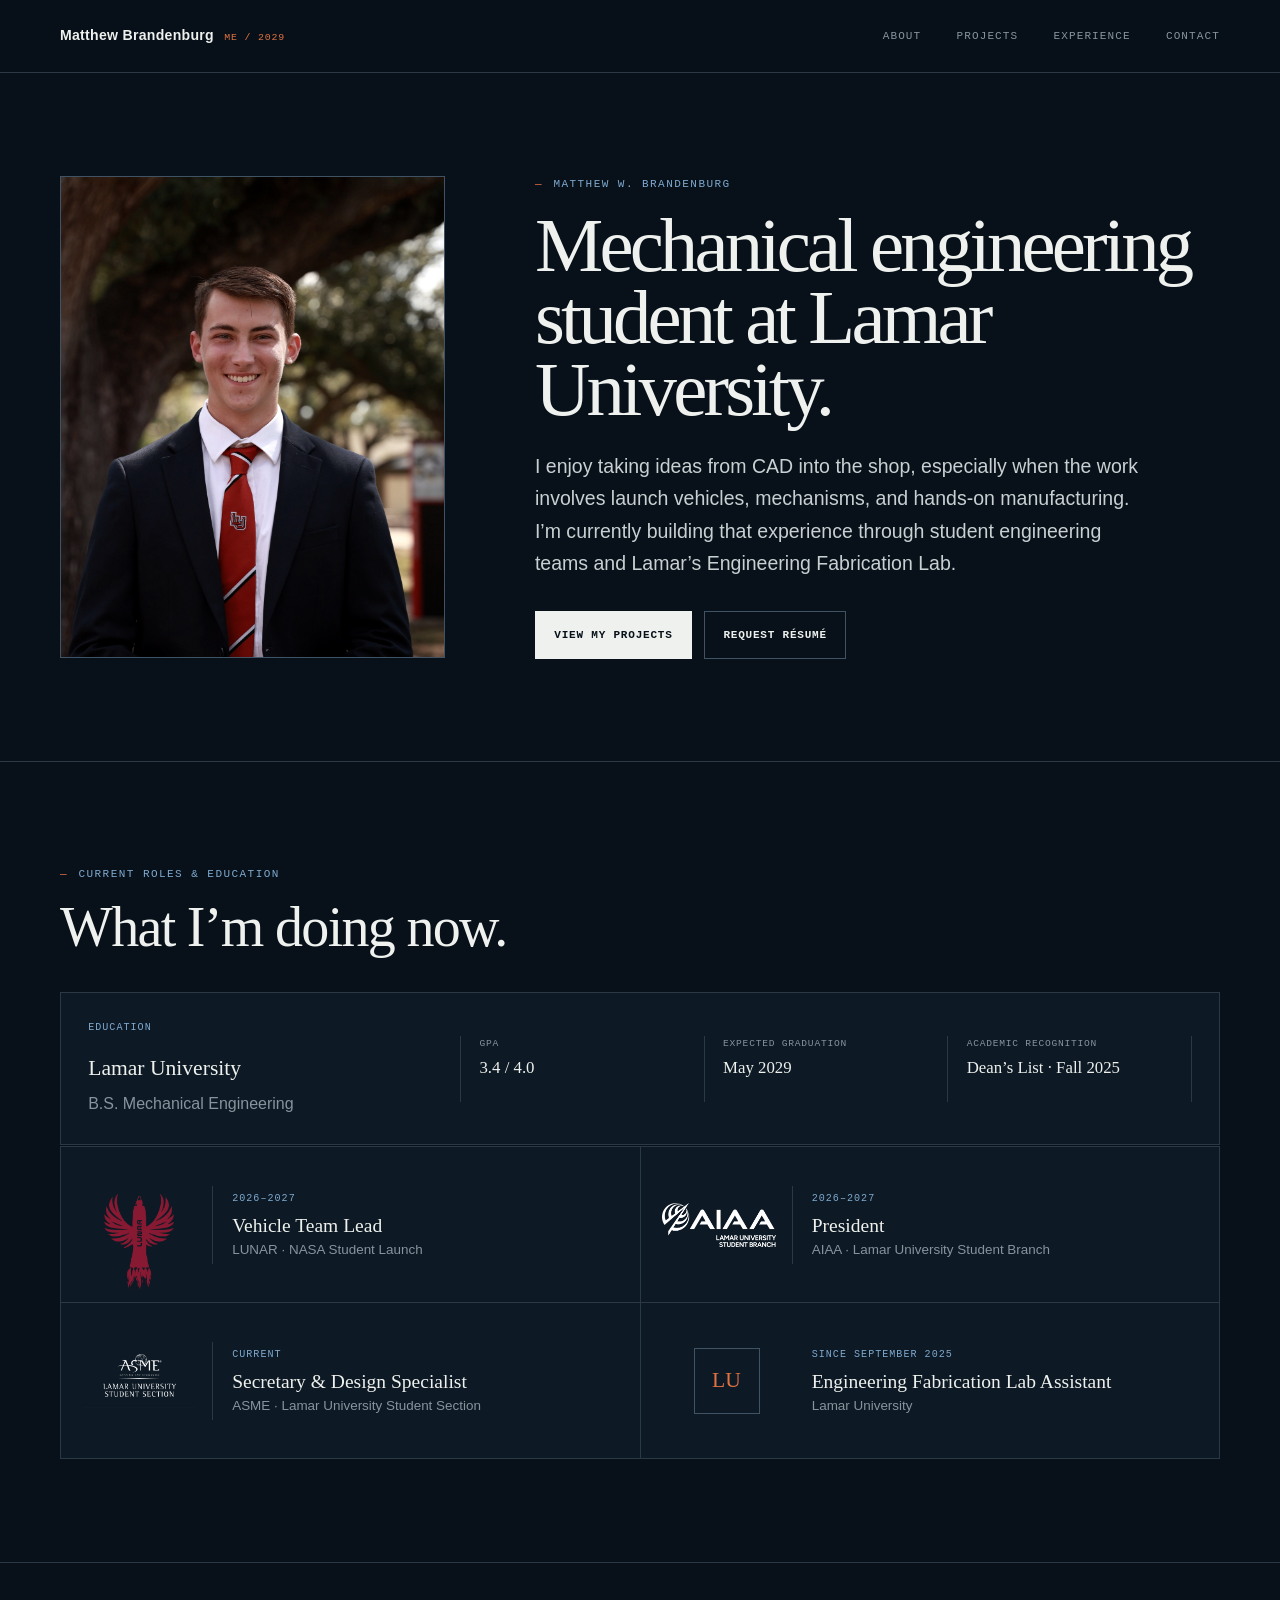
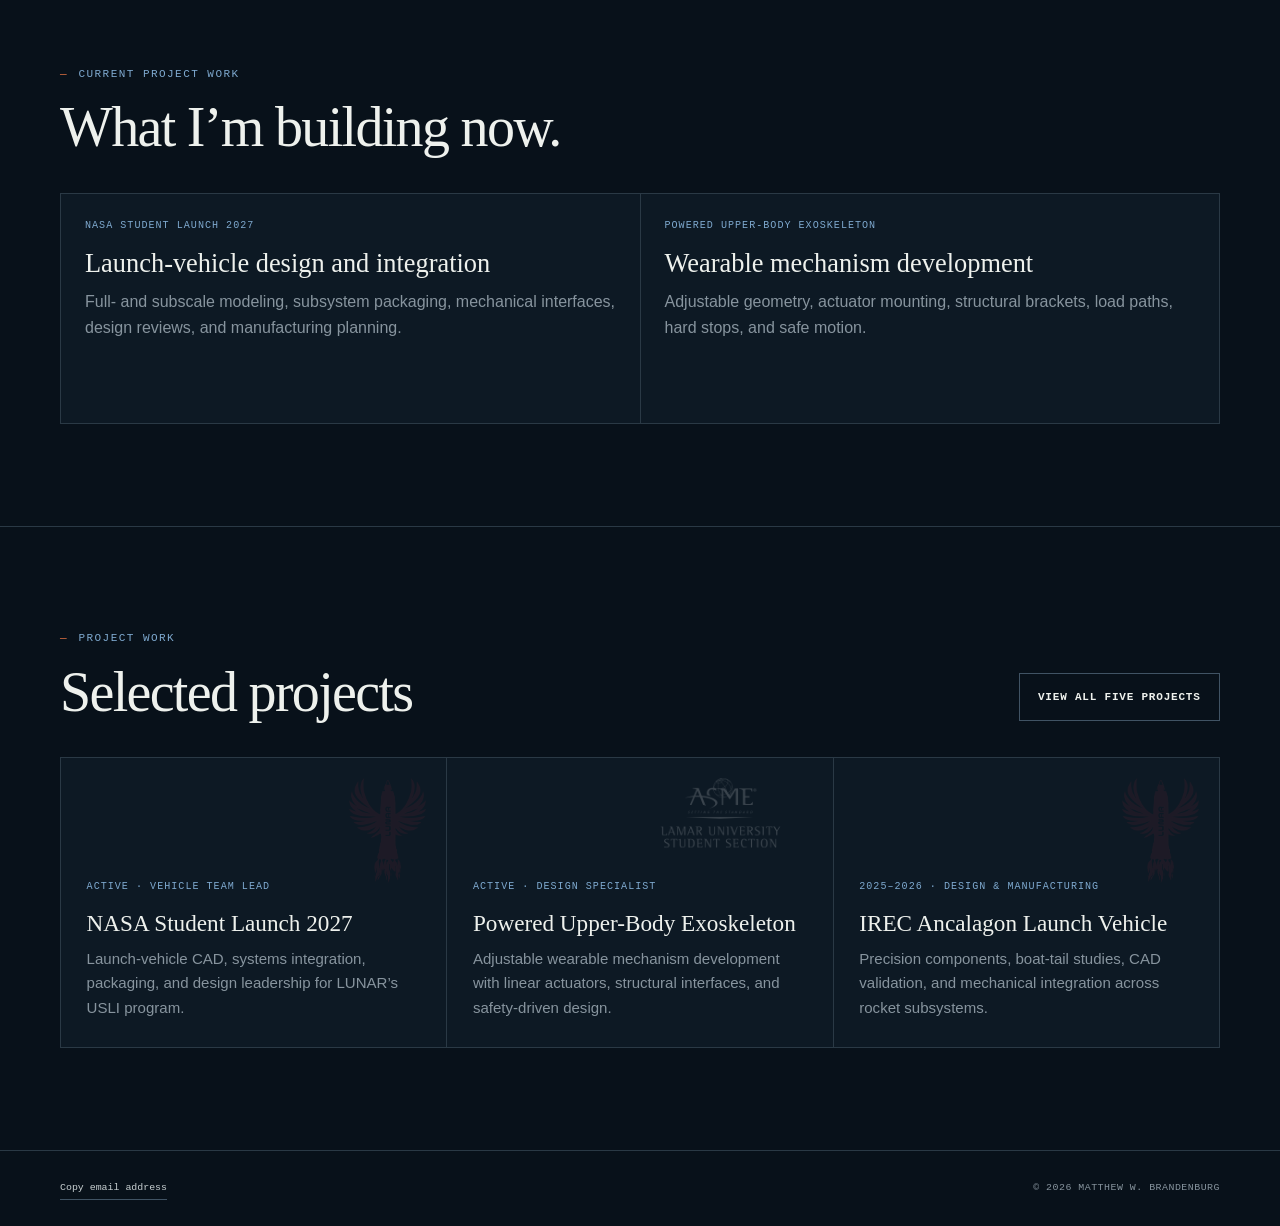
<file: index.html>
<!doctype html>
<html lang="en">
<head>
  <meta charset="utf-8">
  <meta name="viewport" content="width=device-width, initial-scale=1">
  <meta name="description" content="Mechanical engineering portfolio of Matthew Brandenburg, focused on design, manufacturing, aerospace systems, and technical leadership.">
  <title>Matthew W. Brandenburg — Mechanical Engineering</title>
  <link rel="icon" type="image/png" href="assets/favicon.png">
  <link rel="stylesheet" href="assets/site.css?v=20261014b">
  <link rel="stylesheet" href="assets/home.css?v=20261014b">
  <script defer src="assets/site.js?v=20261014b"></script>
</head>
<body class="home-page">
  <a class="skip-link" href="#main">Skip to content</a>

  <header class="site-header">
    <div class="container nav-shell">
      <a class="brand brand-name" href="index.html" aria-label="Matthew Brandenburg, home">Matthew Brandenburg</a>
      <nav class="desktop-nav" aria-label="Primary navigation">
        <a class="nav-link" href="about.html">About</a>
        <a class="nav-link" href="projects.html">Projects</a>
        <a class="nav-link" href="experience.html">Experience</a>
        <a class="nav-link" href="contact.html">Contact</a>
      </nav>
      <button class="menu-button" type="button" aria-label="Open navigation" aria-expanded="false" aria-controls="mobile-navigation" data-menu-button><span></span></button>
    </div>
    <nav class="mobile-nav" id="mobile-navigation" aria-label="Mobile navigation" data-mobile-nav>
      <a class="nav-link" href="about.html">About</a>
      <a class="nav-link" href="projects.html">Projects</a>
      <a class="nav-link" href="experience.html">Experience</a>
      <a class="nav-link" href="contact.html">Contact</a>
    </nav>
  </header>

  <main id="main">
    <section class="home-hero" aria-labelledby="home-title">
      <div class="container portrait-hero">
        <figure class="portrait-frame">
          <img src="assets/images/matthew-portrait.jpg" alt="Matthew Brandenburg" width="1200" height="1571" fetchpriority="high">
        </figure>
        <div class="home-intro">
          <p class="eyebrow">Matthew W. Brandenburg</p>
          <h1 id="home-title">Mechanical engineering student at Lamar University.</h1>
          <p class="lead">I enjoy taking ideas from CAD into the shop, especially when the work involves launch vehicles, mechanisms, and hands-on manufacturing. I’m currently building that experience through student engineering teams and Lamar’s Engineering Fabrication Lab.</p>
        </div>
        <div class="button-row">
          <a class="button button-primary" href="projects.html">View my projects</a>
          <a class="button button-secondary" href="#" data-resume-request>Request résumé</a>
        </div>
      </div>
    </section>

    <section class="section home-overview" aria-labelledby="overview-heading">
      <div class="container">
        <div class="section-heading">
          <div>
            <p class="eyebrow">Current roles &amp; education</p>
            <h2 id="overview-heading">What I’m doing now.</h2>
          </div>
        </div>

        <article class="education-summary glass">
          <div>
            <span class="card-label">Education</span>
            <h3>Lamar University</h3>
            <p>B.S. Mechanical Engineering</p>
          </div>
          <dl class="education-facts">
            <div><dt>GPA</dt><dd>3.4 / 4.0</dd></div>
            <div><dt>Expected graduation</dt><dd>May 2029</dd></div>
            <div><dt>Academic recognition</dt><dd>Dean’s List · Fall 2025</dd></div>
          </dl>
        </article>

        <div class="current-roles">
          <article class="current-role glass">
            <div class="role-logo role-logo-lunar"><img src="assets/images/lunar-red.png" alt="LUNAR" width="883" height="1200"></div>
            <div><span class="card-label">2026–2027</span><h3>Vehicle Team Lead</h3><p>LUNAR · NASA Student Launch</p></div>
          </article>
          <article class="current-role glass">
            <div class="role-logo role-logo-wide"><img src="assets/images/aiaa-lamar.png" alt="AIAA Lamar University Student Branch" width="1800" height="729"></div>
            <div><span class="card-label">2026–2027</span><h3>President</h3><p>AIAA · Lamar University Student Branch</p></div>
          </article>
          <article class="current-role glass">
            <div class="role-logo role-logo-asme"><img src="assets/images/asme-lamar.png" alt="ASME Lamar University Student Section" width="1600" height="757"></div>
            <div><span class="card-label">Current</span><h3>Secretary &amp; Design Specialist</h3><p>ASME · Lamar University Student Section</p></div>
          </article>
          <article class="current-role glass">
            <div class="role-monogram" aria-hidden="true">LU</div>
            <div><span class="card-label">Since September 2025</span><h3>Engineering Fabrication Lab Assistant</h3><p>Lamar University</p></div>
          </article>
        </div>
      </div>
    </section>

    <section class="section" aria-labelledby="now-heading">
      <div class="container">
        <div class="section-heading">
          <div>
            <p class="eyebrow">Current project work</p>
            <h2 id="now-heading">What I’m building now.</h2>
          </div>
        </div>
        <div class="now-grid">
          <a href="projects.html#usli">
            <span class="card-label">NASA Student Launch 2027</span>
            <h3>Launch-vehicle design and integration</h3>
            <p>Full- and subscale modeling, subsystem packaging, mechanical interfaces, design reviews, and manufacturing planning.</p>
          </a>
          <a href="projects.html#exoskeleton">
            <span class="card-label">Powered upper-body exoskeleton</span>
            <h3>Wearable mechanism development</h3>
            <p>Adjustable geometry, actuator mounting, structural brackets, load paths, hard stops, and safe motion.</p>
          </a>
        </div>
      </div>
    </section>

    <section class="section" aria-labelledby="projects-heading">
      <div class="container">
        <div class="section-heading">
          <div>
            <p class="eyebrow">Project work</p>
            <h2 id="projects-heading">Selected projects</h2>
          </div>
          <a class="button button-secondary" href="projects.html">View all five projects</a>
        </div>
        <div class="grid-3">
          <a class="info-card glass home-project" href="projects.html#usli">
            <img src="assets/images/lunar-red.png" alt="" aria-hidden="true">
            <span class="card-label">Active · Vehicle Team Lead</span>
            <h3>NASA Student Launch 2027</h3>
            <p>Launch-vehicle CAD, systems integration, packaging, and design leadership for LUNAR’s USLI program.</p>
          </a>
          <a class="info-card glass home-project" href="projects.html#exoskeleton">
            <img src="assets/images/asme-lamar.png" alt="" aria-hidden="true">
            <span class="card-label">Active · Design Specialist</span>
            <h3>Powered Upper-Body Exoskeleton</h3>
            <p>Adjustable wearable mechanism development with linear actuators, structural interfaces, and safety-driven design.</p>
          </a>
          <a class="info-card glass home-project" href="projects.html#ancalagon">
            <img src="assets/images/lunar-red.png" alt="" aria-hidden="true">
            <span class="card-label">2025–2026 · Design & Manufacturing</span>
            <h3>IREC Ancalagon Launch Vehicle</h3>
            <p>Precision components, boat-tail studies, CAD validation, and mechanical integration across rocket subsystems.</p>
          </a>
        </div>
      </div>
    </section>
  </main>

  <footer class="site-footer">
    <div class="container footer-shell">
      <button type="button" data-copy-email>Copy email address</button>
      <span>© <span data-current-year></span> Matthew W. Brandenburg</span>
    </div>
  </footer>
</body>
</html>
</file>
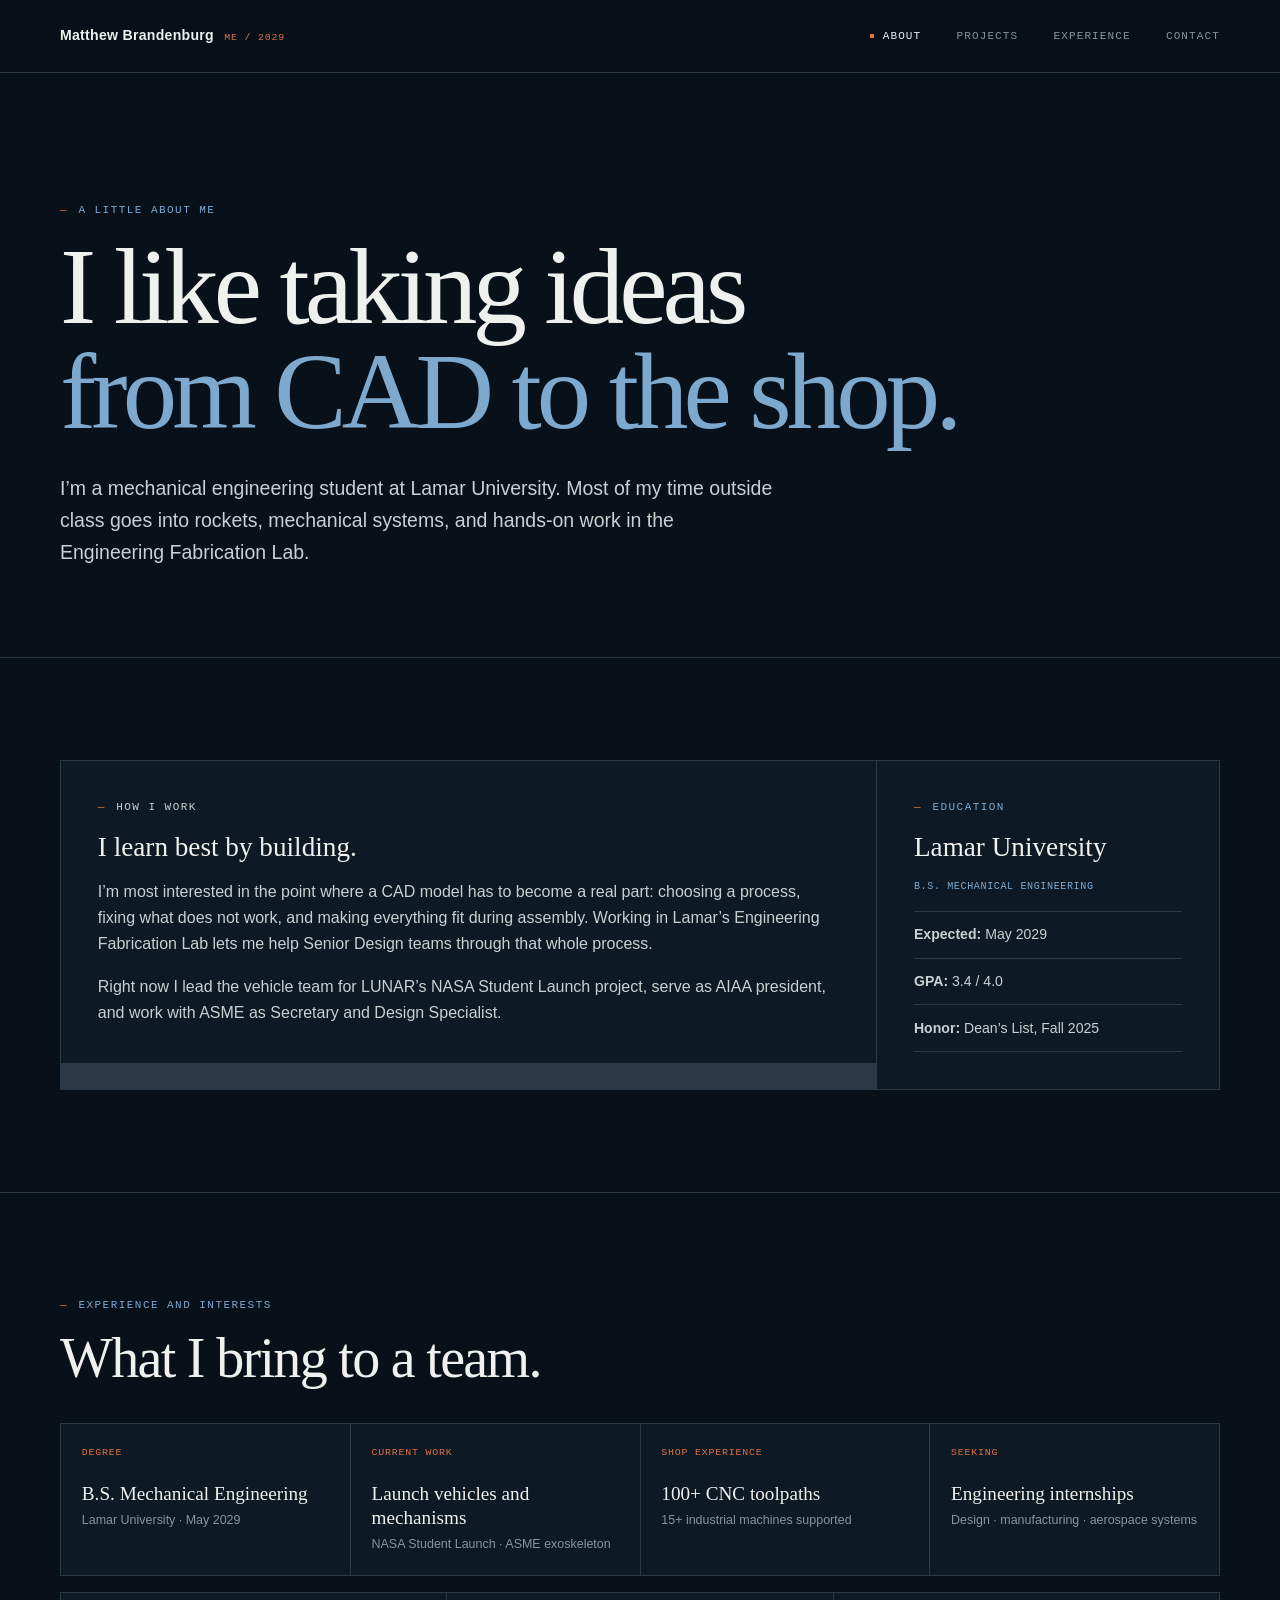
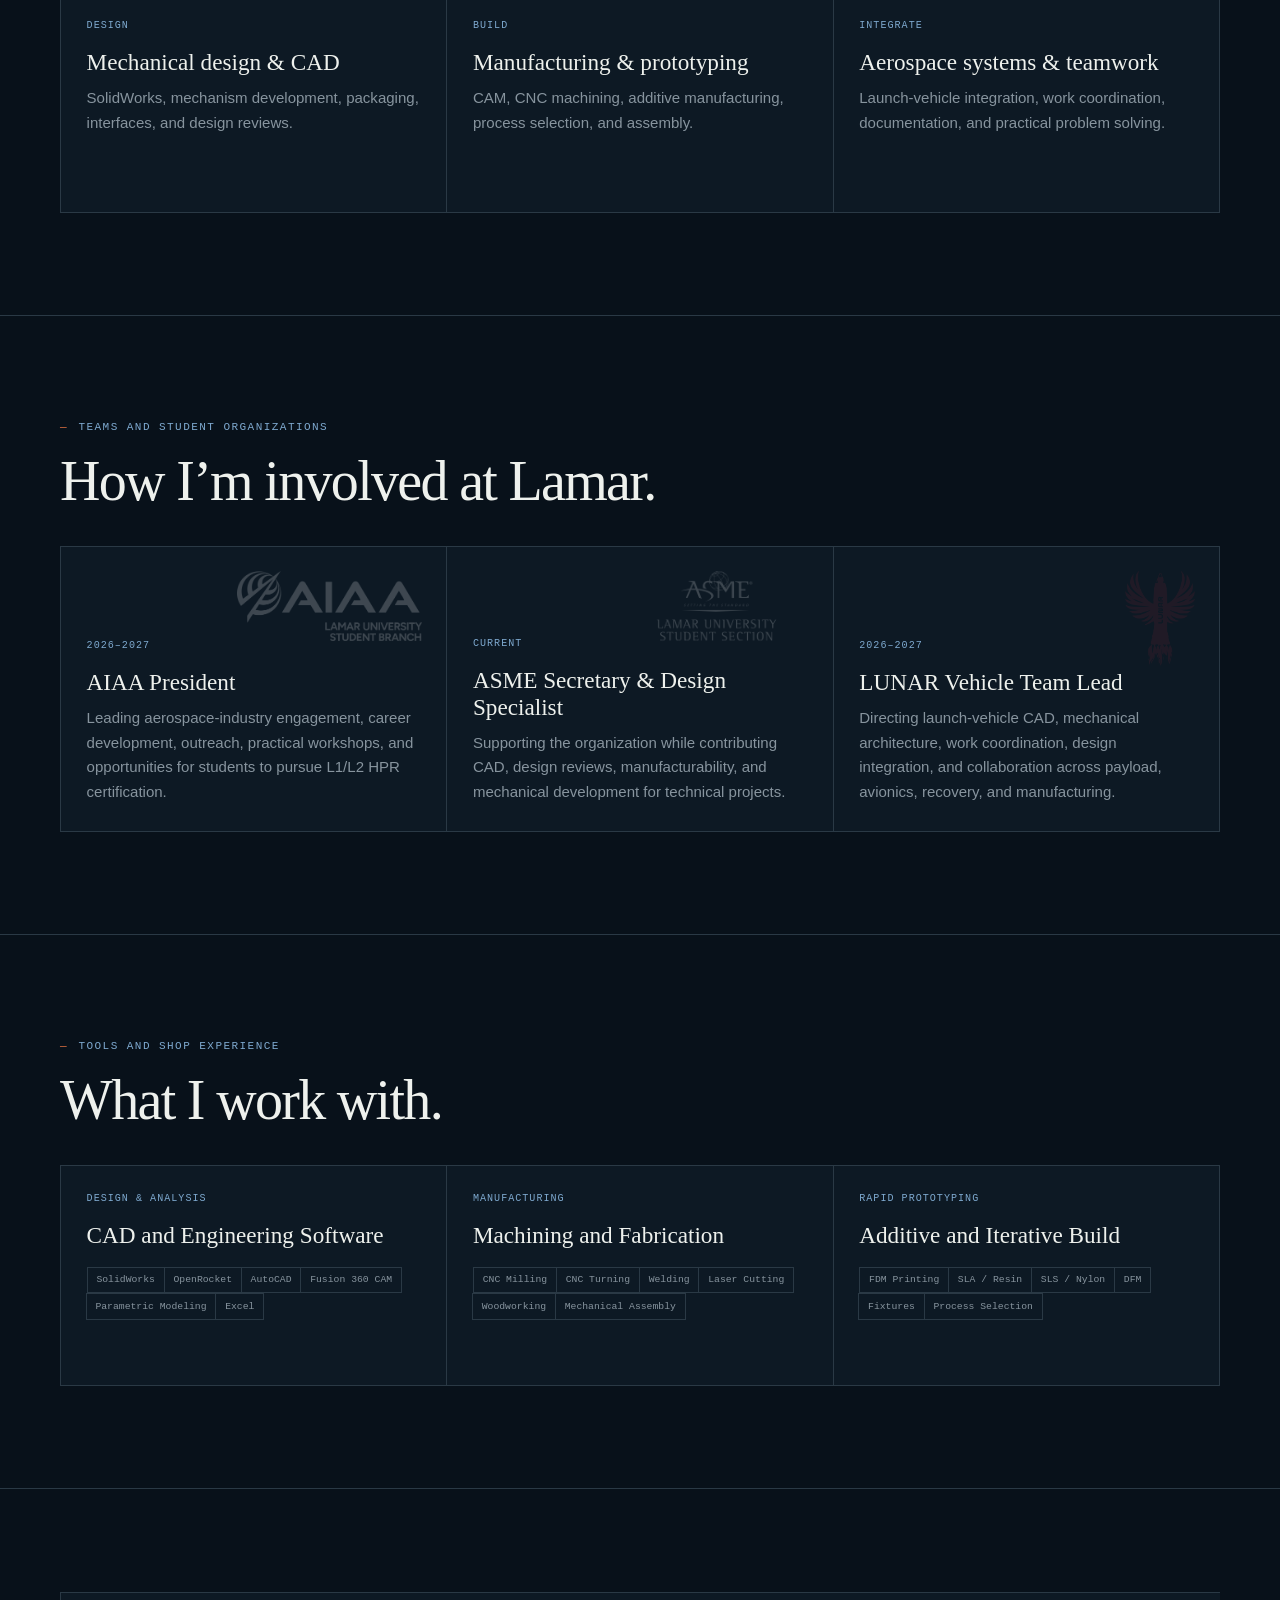
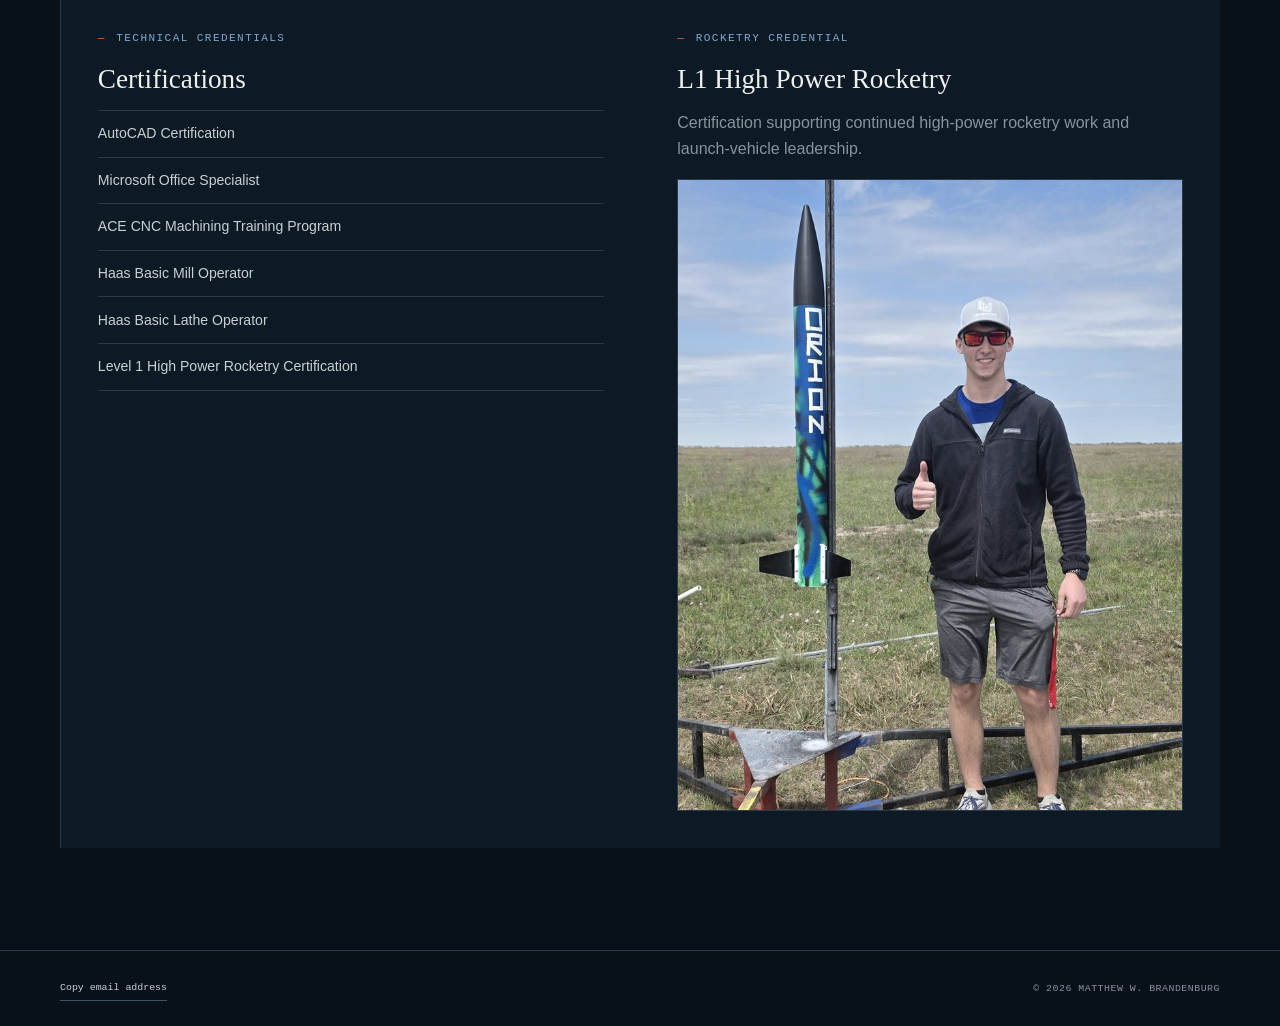
<file: about.html>
<!doctype html>
<html lang="en">
<head>
  <meta charset="utf-8">
  <meta name="viewport" content="width=device-width, initial-scale=1">
  <meta name="description" content="About Matthew Brandenburg: mechanical design, manufacturing, aerospace engineering, education, credentials, and technical leadership.">
  <title>About — Matthew W. Brandenburg</title>
  <link rel="icon" type="image/png" href="assets/favicon.png">
  <link rel="stylesheet" href="assets/site.css?v=20261014n">
  <script defer src="assets/site.js?v=20261014b"></script>
</head>
<body>
  <a class="skip-link" href="#main">Skip to content</a>
  <header class="site-header">
    <div class="container nav-shell">
      <a class="brand" href="index.html" aria-label="Matthew Brandenburg, home">Matthew Brandenburg</a>
      <nav class="desktop-nav" aria-label="Primary navigation">
        <a class="nav-link" href="about.html" aria-current="page">About</a>
        <a class="nav-link" href="projects.html">Projects</a>
        <a class="nav-link" href="experience.html">Experience</a>
        <a class="nav-link" href="contact.html">Contact</a>
      </nav>
      <button class="menu-button" type="button" aria-label="Open navigation" aria-expanded="false" aria-controls="mobile-navigation" data-menu-button><span></span></button>
    </div>
    <nav class="mobile-nav" id="mobile-navigation" aria-label="Mobile navigation" data-mobile-nav>
      <a class="nav-link" href="about.html" aria-current="page">About</a>
      <a class="nav-link" href="projects.html">Projects</a>
      <a class="nav-link" href="experience.html">Experience</a>
      <a class="nav-link" href="contact.html">Contact</a>
    </nav>
  </header>

  <main id="main">
    <section class="page-hero">
      <div class="container">
        <p class="eyebrow">A little about me</p>
        <h1 class="page-title">I like taking ideas<br><span class="gradient-text">from CAD to the shop.</span></h1>
        <p class="lead">I’m a mechanical engineering student at Lamar University. Most of my time outside class goes into rockets, mechanical systems, and hands-on work in the Engineering Fabrication Lab.</p>
      </div>
    </section>

    <section class="section">
      <div class="container about-layout">
        <article class="prose-card glass">
          <p class="eyebrow">How I work</p>
          <h2>I learn best by building.</h2>
          <p>I’m most interested in the point where a CAD model has to become a real part: choosing a process, fixing what does not work, and making everything fit during assembly. Working in Lamar’s Engineering Fabrication Lab lets me help Senior Design teams through that whole process.</p>
          <p>Right now I lead the vehicle team for LUNAR’s NASA Student Launch project, serve as AIAA president, and work with ASME as Secretary and Design Specialist.</p>
        </article>
        <aside class="sidebar-card glass">
          <p class="eyebrow">Education</p>
          <h2>Lamar University</h2>
          <p class="role-org">B.S. Mechanical Engineering</p>
          <ul class="credential-list margin-top-1">
            <li><strong>Expected:</strong> May 2029</li>
            <li><strong>GPA:</strong> 3.4 / 4.0</li>
            <li><strong>Honor:</strong> Dean’s List, Fall 2025</li>
          </ul>
        </aside>
      </div>
    </section>

    <section class="section" aria-labelledby="profile-heading">
      <div class="container">
        <div class="section-heading">
          <div>
            <p class="eyebrow">Experience and interests</p>
            <h2 id="profile-heading">What I bring to a team.</h2>
          </div>
        </div>
        <div class="about-profile">
          <dl class="recruiter-grid">
            <div><dt>Degree</dt><dd>B.S. Mechanical Engineering<br><span>Lamar University · May 2029</span></dd></div>
            <div><dt>Current work</dt><dd>Launch vehicles and mechanisms<br><span>NASA Student Launch · ASME exoskeleton</span></dd></div>
            <div><dt>Shop experience</dt><dd>100+ CNC toolpaths<br><span>15+ industrial machines supported</span></dd></div>
            <div><dt>Seeking</dt><dd>Engineering internships<br><span>Design · manufacturing · aerospace systems</span></dd></div>
          </dl>
          <div class="focus-grid">
            <article class="info-card glass"><span class="card-label">Design</span><h3>Mechanical design &amp; CAD</h3><p>SolidWorks, mechanism development, packaging, interfaces, and design reviews.</p></article>
            <article class="info-card glass"><span class="card-label">Build</span><h3>Manufacturing &amp; prototyping</h3><p>CAM, CNC machining, additive manufacturing, process selection, and assembly.</p></article>
            <article class="info-card glass"><span class="card-label">Integrate</span><h3>Aerospace systems &amp; teamwork</h3><p>Launch-vehicle integration, work coordination, documentation, and practical problem solving.</p></article>
          </div>
        </div>
      </div>
    </section>

    <section class="section" aria-labelledby="leadership-heading">
      <div class="container">
        <div class="section-heading">
          <div>
            <p class="eyebrow">Teams and student organizations</p>
            <h2 id="leadership-heading">How I’m involved at Lamar.</h2>
          </div>
        </div>
        <div class="grid-3">
          <article class="info-card glass organization-card">
            <img src="assets/images/aiaa-lamar.png" alt="" aria-hidden="true">
            <span class="card-label">2026–2027</span>
            <h3>AIAA President</h3>
            <p>Leading aerospace-industry engagement, career development, outreach, practical workshops, and opportunities for students to pursue L1/L2 HPR certification.</p>
          </article>
          <a class="info-card glass organization-card organization-link" href="projects.html#exoskeleton">
            <img src="assets/images/asme-lamar.png" alt="" aria-hidden="true">
            <span class="card-label">Current</span>
            <h3>ASME Secretary &amp; Design Specialist</h3>
            <p>Supporting the organization while contributing CAD, design reviews, manufacturability, and mechanical development for technical projects.</p>
          </a>
          <a class="info-card glass organization-card organization-link" href="projects.html#usli">
            <img src="assets/images/lunar-red.png" alt="" aria-hidden="true">
            <span class="card-label">2026–2027</span>
            <h3>LUNAR Vehicle Team Lead</h3>
            <p>Directing launch-vehicle CAD, mechanical architecture, work coordination, design integration, and collaboration across payload, avionics, recovery, and manufacturing.</p>
          </a>
        </div>
      </div>
    </section>

    <section class="section" aria-labelledby="capabilities-heading">
      <div class="container">
        <div class="section-heading">
          <div>
            <p class="eyebrow">Tools and shop experience</p>
            <h2 id="capabilities-heading">What I work with.</h2>
          </div>
        </div>
        <div class="grid-3">
          <article class="info-card glass">
            <span class="card-label">Design & analysis</span>
            <h3>CAD and Engineering Software</h3>
            <ul class="tag-list">
              <li>SolidWorks</li><li>OpenRocket</li><li>AutoCAD</li><li>Fusion 360 CAM</li><li>Parametric Modeling</li><li>Excel</li>
            </ul>
          </article>
          <article class="info-card glass">
            <span class="card-label">Manufacturing</span>
            <h3>Machining and Fabrication</h3>
            <ul class="tag-list">
              <li>CNC Milling</li><li>CNC Turning</li><li>Welding</li><li>Laser Cutting</li><li>Woodworking</li><li>Mechanical Assembly</li>
            </ul>
          </article>
          <article class="info-card glass">
            <span class="card-label">Rapid prototyping</span>
            <h3>Additive and Iterative Build</h3>
            <ul class="tag-list">
              <li>FDM Printing</li><li>SLA / Resin</li><li>SLS / Nylon</li><li>DFM</li><li>Fixtures</li><li>Process Selection</li>
            </ul>
          </article>
        </div>
      </div>
    </section>

    <section class="section" aria-labelledby="credentials-heading">
      <div class="container grid-2">
        <article class="sidebar-card glass">
          <p class="eyebrow">Technical credentials</p>
          <h2 id="credentials-heading">Certifications</h2>
          <ul class="credential-list">
            <li>AutoCAD Certification</li>
            <li>Microsoft Office Specialist</li>
            <li>ACE CNC Machining Training Program</li>
            <li>Haas Basic Mill Operator</li>
            <li>Haas Basic Lathe Operator</li>
            <li>Level 1 High Power Rocketry Certification</li>
          </ul>
        </article>
        <article class="sidebar-card glass">
          <p class="eyebrow">Rocketry credential</p>
          <h2>L1 High Power Rocketry</h2>
          <p class="muted-flush">Certification supporting continued high-power rocketry work and launch-vehicle leadership.</p>
          <div class="certificate-image">
            <img src="assets/images/rocket-cert.jpg" alt="Level 1 High Power Rocketry certification" loading="lazy" width="739" height="1600">
          </div>
        </article>
      </div>
    </section>
  </main>

  <footer class="site-footer">
    <div class="container footer-shell">
      <button type="button" data-copy-email>Copy email address</button>
      <span>© <span data-current-year></span> Matthew W. Brandenburg</span>
    </div>
  </footer>
</body>
</html>
</file>
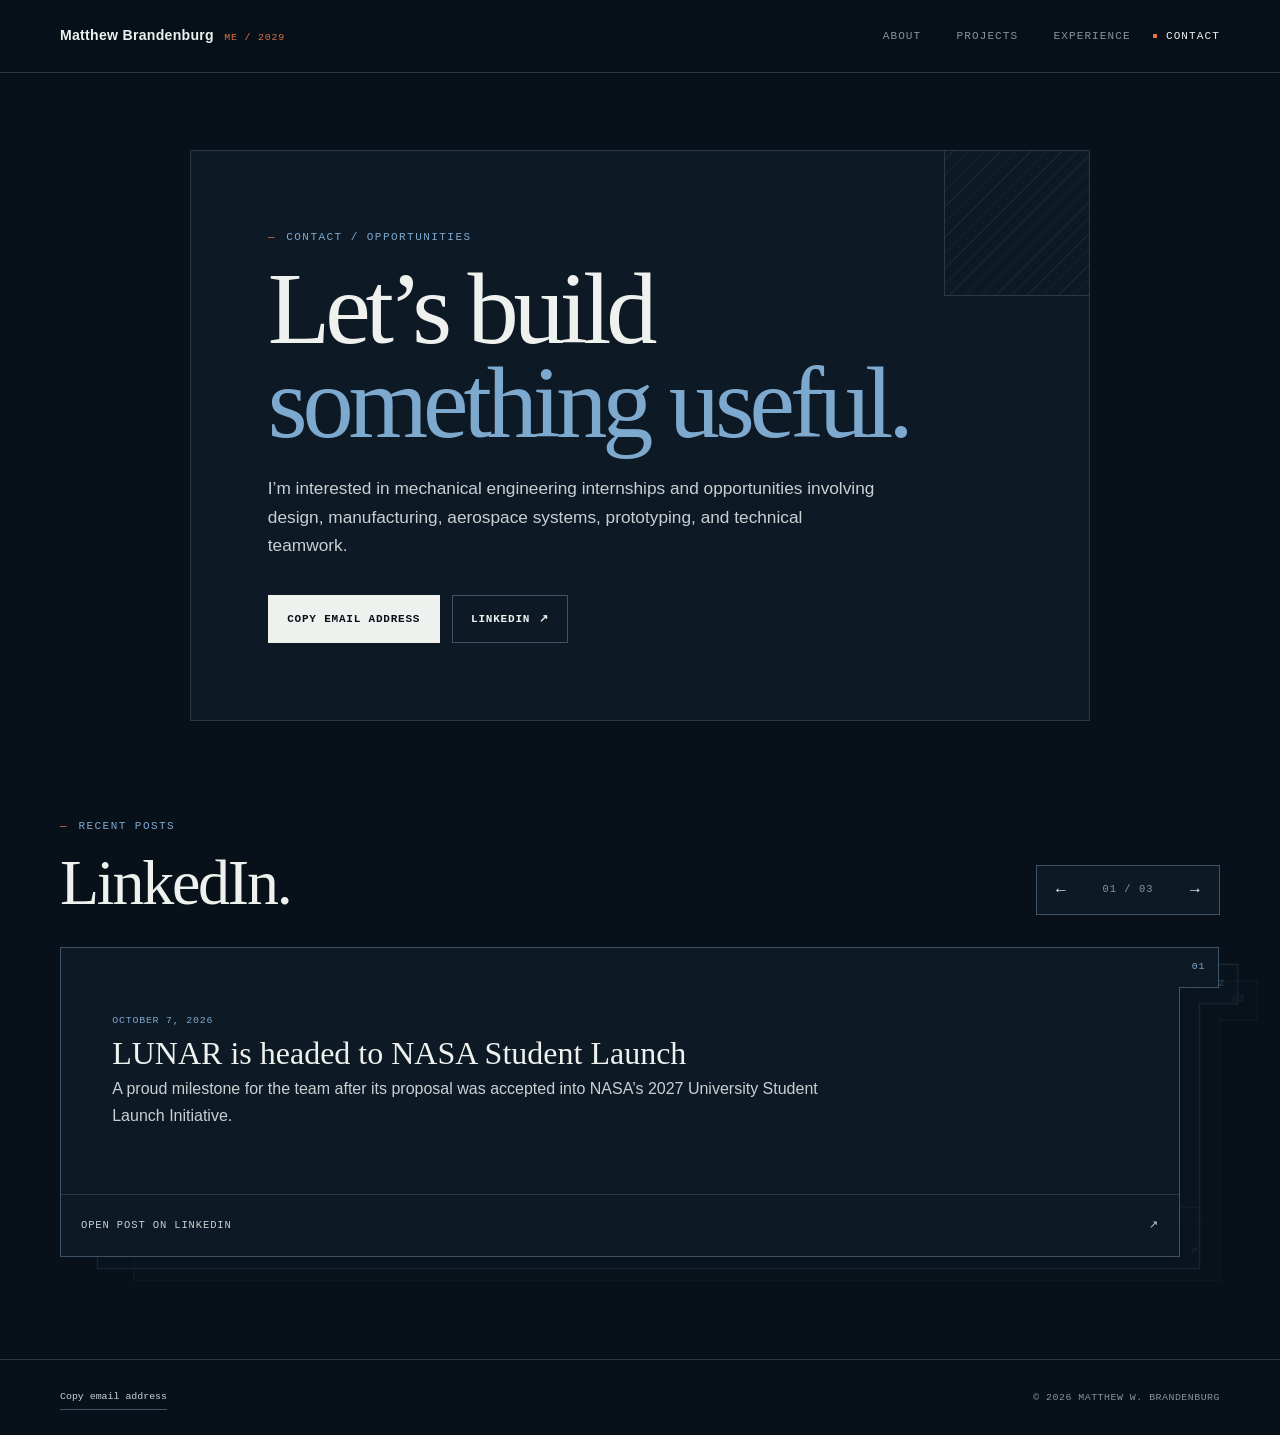
<file: contact.html>
<!doctype html>
<html lang="en">
<head>
  <meta charset="utf-8">
  <meta name="viewport" content="width=device-width, initial-scale=1">
  <meta name="description" content="Contact Matthew Brandenburg about mechanical engineering internships, projects, and technical opportunities.">
  <title>Contact — Matthew W. Brandenburg</title>
  <link rel="icon" type="image/png" href="assets/favicon.png">
  <link rel="stylesheet" href="assets/site.css?v=20261014m">
  <script defer src="assets/site.js?v=20261014m"></script>
</head>
<body>
  <a class="skip-link" href="#main">Skip to content</a>
  <header class="site-header">
    <div class="container nav-shell">
      <a class="brand" href="index.html" aria-label="Matthew Brandenburg, home">Matthew Brandenburg</a>
      <nav class="desktop-nav" aria-label="Primary navigation">
        <a class="nav-link" href="about.html">About</a>
        <a class="nav-link" href="projects.html">Projects</a>
        <a class="nav-link" href="experience.html">Experience</a>
        <a class="nav-link" href="contact.html" aria-current="page">Contact</a>
      </nav>
      <button class="menu-button" type="button" aria-label="Open navigation" aria-expanded="false" aria-controls="mobile-navigation" data-menu-button><span></span></button>
    </div>
    <nav class="mobile-nav" id="mobile-navigation" aria-label="Mobile navigation" data-mobile-nav>
      <a class="nav-link" href="about.html">About</a>
      <a class="nav-link" href="projects.html">Projects</a>
      <a class="nav-link" href="experience.html">Experience</a>
      <a class="nav-link" href="contact.html" aria-current="page">Contact</a>
    </nav>
  </header>

  <main id="main">
    <section class="contact-section">
      <div class="container">
        <div class="contact-panel glass">
          <p class="eyebrow">Contact / Opportunities</p>
          <h1>Let’s build<br><span class="gradient-text">something useful.</span></h1>
          <p>I’m interested in mechanical engineering internships and opportunities involving design, manufacturing, aerospace systems, prototyping, and technical teamwork.</p>
          <div class="contact-actions">
            <button class="button button-primary" type="button" data-copy-email>Copy email address</button>
            <a class="button button-secondary" href="https://www.linkedin.com/in/matthew-brandenburg-944b4a379/" target="_blank" rel="noopener noreferrer">LinkedIn <span aria-hidden="true">↗</span></a>
          </div>
        </div>
      </div>
    </section>

    <section class="linkedin-section" aria-labelledby="linkedin-heading">
      <div class="container">
        <div class="linkedin-header">
          <div>
            <p class="eyebrow">Recent posts</p>
            <h2 id="linkedin-heading">LinkedIn.</h2>
          </div>
          <div class="rolodex-controls" aria-label="LinkedIn post navigation">
            <button type="button" data-rolodex-previous aria-label="Show previous LinkedIn post">←</button>
            <span aria-live="polite" aria-atomic="true" data-rolodex-count>01 / 03</span>
            <button type="button" data-rolodex-next aria-label="Show next LinkedIn post">→</button>
          </div>
        </div>

        <div class="linkedin-rolodex" data-rolodex>
          <article class="linkedin-card is-active" data-rolodex-card aria-hidden="false">
            <span class="linkedin-tab" aria-hidden="true">01</span>
            <div class="linkedin-summary">
              <time datetime="2026-10-07">October 7, 2026</time>
              <h3>LUNAR is headed to NASA Student Launch</h3>
              <p>A proud milestone for the team after its proposal was accepted into NASA’s 2027 University Student Launch Initiative.</p>
            </div>
            <a href="https://www.linkedin.com/feed/update/urn:li:activity:7513640101172895744/" target="_blank" rel="noopener noreferrer">Open post on LinkedIn <span aria-hidden="true">↗</span></a>
          </article>

          <article class="linkedin-card" data-rolodex-card aria-hidden="true">
            <span class="linkedin-tab" aria-hidden="true">02</span>
            <div class="linkedin-summary">
              <time datetime="2026-09-21">September 21, 2026</time>
              <h3>Hands-on SolidWorks training</h3>
              <p>ASME, AIAA, and LUNAR brought students together for a practical workshop focused on building confidence in SolidWorks.</p>
            </div>
            <a href="https://www.linkedin.com/feed/update/urn:li:activity:7507971012001427456/" target="_blank" rel="noopener noreferrer" tabindex="-1">Open post on LinkedIn <span aria-hidden="true">↗</span></a>
          </article>

          <article class="linkedin-card" data-rolodex-card aria-hidden="true">
            <span class="linkedin-tab" aria-hidden="true">03</span>
            <div class="linkedin-summary">
              <time datetime="2026-09-09">September 9, 2026</time>
              <h3>AIAA Boeing information session</h3>
              <p>A look back at AIAA’s Boeing information session and the students, speakers, and College of Engineering staff who made it happen.</p>
            </div>
            <a href="https://www.linkedin.com/feed/update/urn:li:activity:7503520584937394176/" target="_blank" rel="noopener noreferrer" tabindex="-1">Open post on LinkedIn <span aria-hidden="true">↗</span></a>
          </article>
        </div>
      </div>
    </section>
  </main>

  <footer class="site-footer">
    <div class="container footer-shell">
      <button type="button" data-copy-email>Copy email address</button>
      <span>© <span data-current-year></span> Matthew W. Brandenburg</span>
    </div>
  </footer>
</body>
</html>
</file>
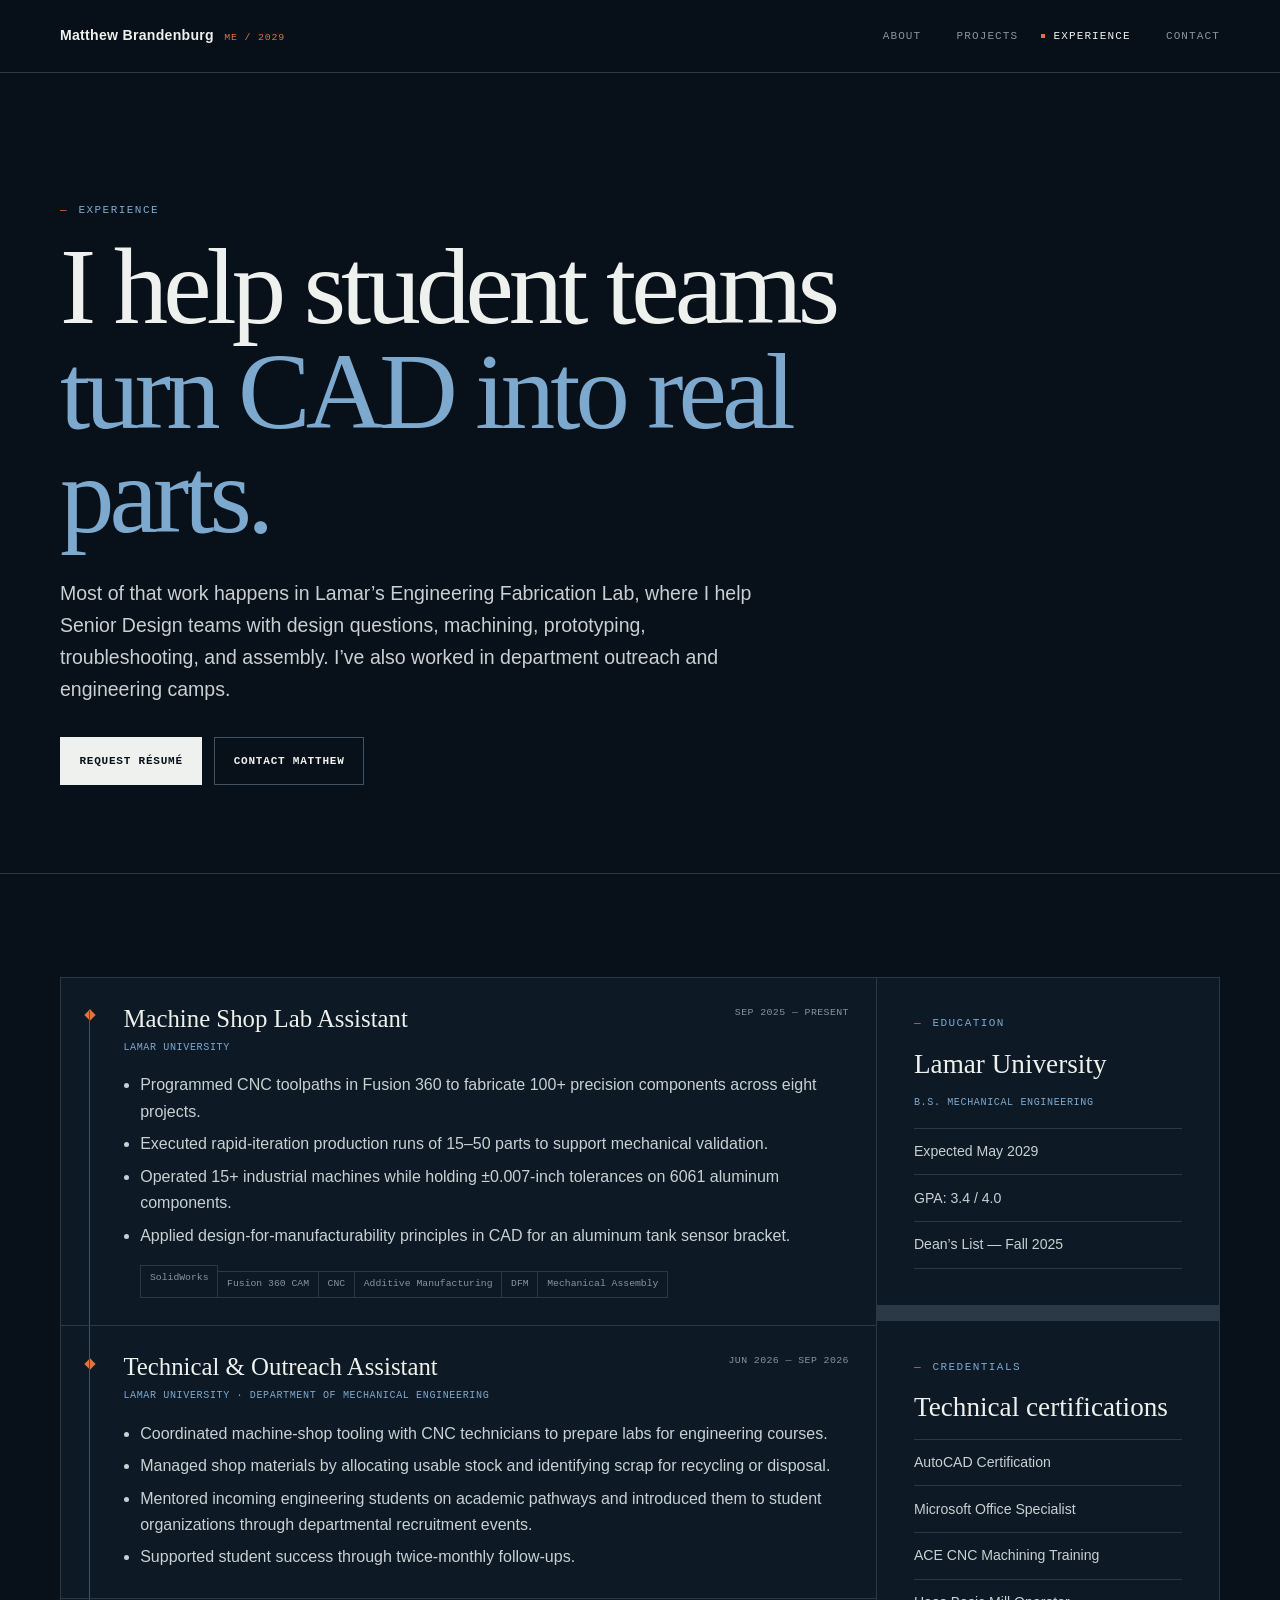
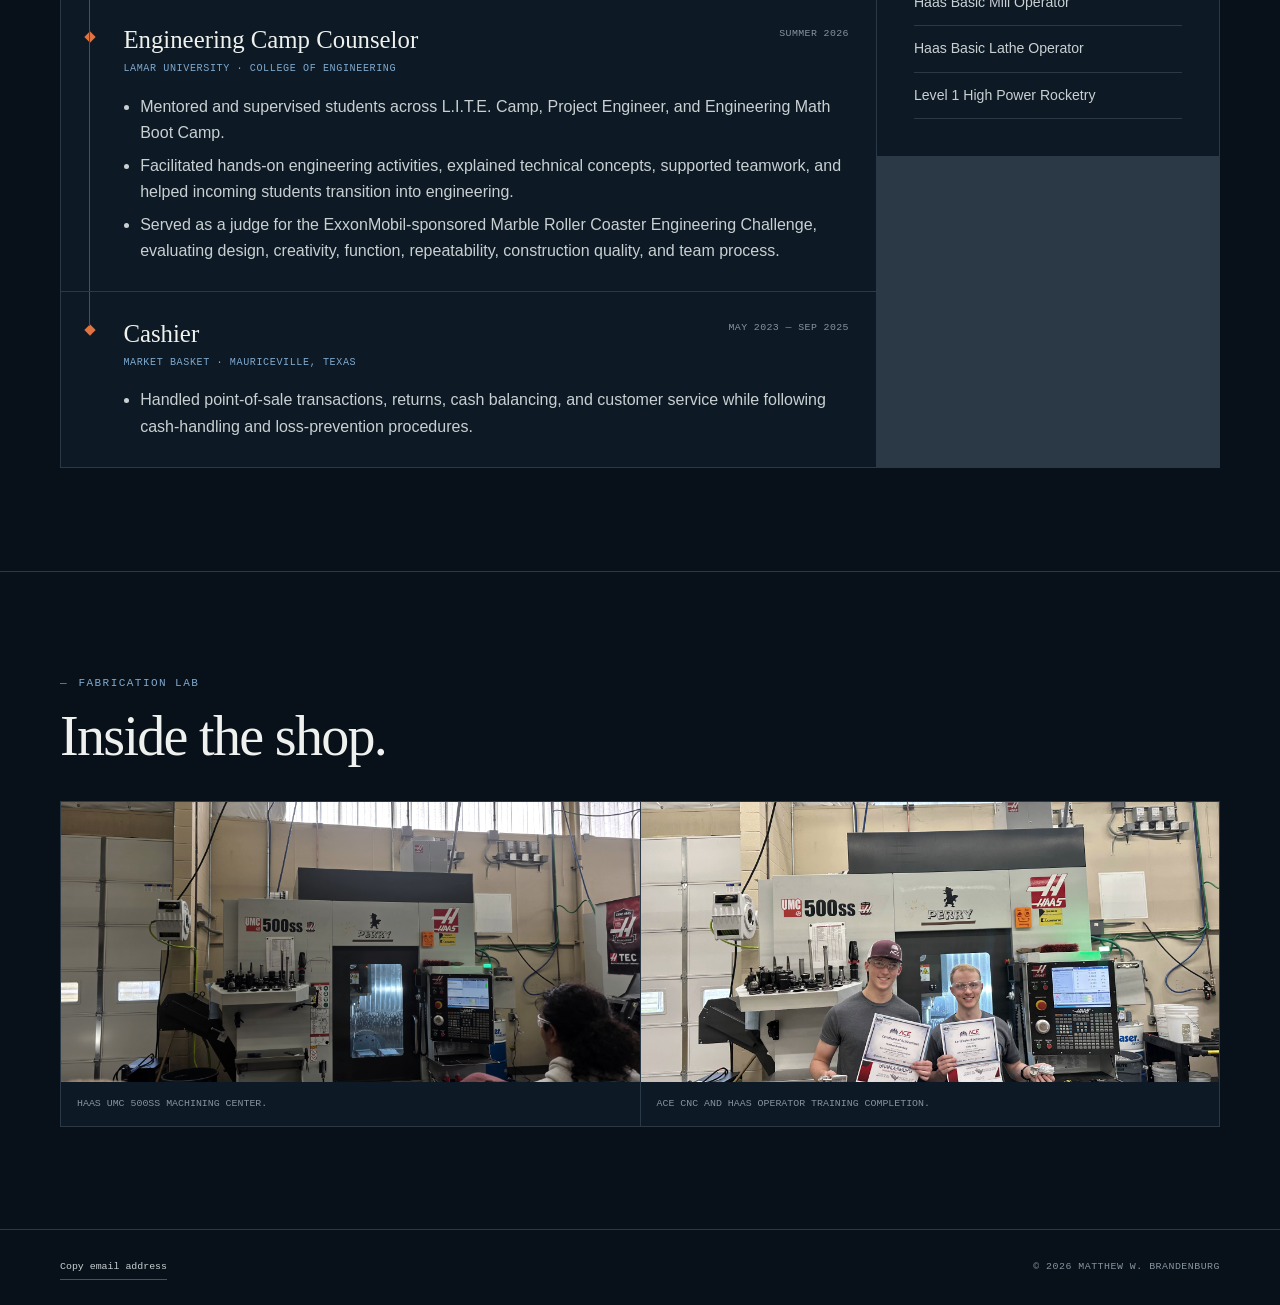
<file: experience.html>
<!doctype html>
<html lang="en">
<head>
  <meta charset="utf-8">
  <meta name="viewport" content="width=device-width, initial-scale=1">
  <meta name="description" content="Engineering and employment experience of Matthew Brandenburg, including fabrication, technical outreach, engineering camps, and customer service.">
  <title>Experience — Matthew W. Brandenburg</title>
  <link rel="icon" type="image/png" href="assets/favicon.png">
  <link rel="stylesheet" href="assets/site.css?v=20261014b">
  <script defer src="assets/site.js?v=20261014b"></script>
</head>
<body>
  <a class="skip-link" href="#main">Skip to content</a>
  <header class="site-header">
    <div class="container nav-shell">
      <a class="brand" href="index.html" aria-label="Matthew Brandenburg, home">Matthew Brandenburg</a>
      <nav class="desktop-nav" aria-label="Primary navigation">
        <a class="nav-link" href="about.html">About</a>
        <a class="nav-link" href="projects.html">Projects</a>
        <a class="nav-link" href="experience.html" aria-current="page">Experience</a>
        <a class="nav-link" href="contact.html">Contact</a>
      </nav>
      <button class="menu-button" type="button" aria-label="Open navigation" aria-expanded="false" aria-controls="mobile-navigation" data-menu-button><span></span></button>
    </div>
    <nav class="mobile-nav" id="mobile-navigation" aria-label="Mobile navigation" data-mobile-nav>
      <a class="nav-link" href="about.html">About</a>
      <a class="nav-link" href="projects.html">Projects</a>
      <a class="nav-link" href="experience.html" aria-current="page">Experience</a>
      <a class="nav-link" href="contact.html">Contact</a>
    </nav>
  </header>

  <main id="main">
    <section class="page-hero">
      <div class="container">
        <p class="eyebrow">Experience</p>
        <h1 class="page-title">I help student teams<br><span class="gradient-text">turn CAD into real parts.</span></h1>
        <p class="lead">Most of that work happens in Lamar’s Engineering Fabrication Lab, where I help Senior Design teams with design questions, machining, prototyping, troubleshooting, and assembly. I’ve also worked in department outreach and engineering camps.</p>
        <div class="button-row">
          <a class="button button-primary" href="#" data-resume-request>Request résumé</a>
          <a class="button button-secondary" href="contact.html">Contact Matthew</a>
        </div>
      </div>
    </section>

    <section class="section">
      <div class="container experience-layout">
        <div class="timeline" aria-label="Employment history">
          <article class="role-card glass">
            <div class="role-header">
              <div>
                <h2>Machine Shop Lab Assistant</h2>
                <p class="role-org">Lamar University</p>
              </div>
              <span class="role-date">Sep 2025 — Present</span>
            </div>
            <ul>
              <li>Programmed CNC toolpaths in Fusion 360 to fabricate 100+ precision components across eight projects.</li>
              <li>Executed rapid-iteration production runs of 15–50 parts to support mechanical validation.</li>
              <li>Operated 15+ industrial machines while holding ±0.007-inch tolerances on 6061 aluminum components.</li>
              <li>Applied design-for-manufacturability principles in CAD for an aluminum tank sensor bracket.</li>
            </ul>
            <ul class="tag-list"><li>SolidWorks</li><li>Fusion 360 CAM</li><li>CNC</li><li>Additive Manufacturing</li><li>DFM</li><li>Mechanical Assembly</li></ul>
          </article>

          <article class="role-card glass">
            <div class="role-header">
              <div>
                <h2>Technical & Outreach Assistant</h2>
                <p class="role-org">Lamar University · Department of Mechanical Engineering</p>
              </div>
              <span class="role-date">Jun 2026 — Sep 2026</span>
            </div>
            <ul>
              <li>Coordinated machine-shop tooling with CNC technicians to prepare labs for engineering courses.</li>
              <li>Managed shop materials by allocating usable stock and identifying scrap for recycling or disposal.</li>
              <li>Mentored incoming engineering students on academic pathways and introduced them to student organizations through departmental recruitment events.</li>
              <li>Supported student success through twice-monthly follow-ups.</li>
            </ul>
          </article>

          <article class="role-card glass">
            <div class="role-header">
              <div>
                <h2>Engineering Camp Counselor</h2>
                <p class="role-org">Lamar University · College of Engineering</p>
              </div>
              <span class="role-date">Summer 2026</span>
            </div>
            <ul>
              <li>Mentored and supervised students across L.I.T.E. Camp, Project Engineer, and Engineering Math Boot Camp.</li>
              <li>Facilitated hands-on engineering activities, explained technical concepts, supported teamwork, and helped incoming students transition into engineering.</li>
              <li>Served as a judge for the ExxonMobil-sponsored Marble Roller Coaster Engineering Challenge, evaluating design, creativity, function, repeatability, construction quality, and team process.</li>
            </ul>
          </article>

          <article class="role-card glass">
            <div class="role-header">
              <div>
                <h2>Cashier</h2>
                <p class="role-org">Market Basket · Mauriceville, Texas</p>
              </div>
              <span class="role-date">May 2023 — Sep 2025</span>
            </div>
            <ul>
              <li>Handled point-of-sale transactions, returns, cash balancing, and customer service while following cash-handling and loss-prevention procedures.</li>
            </ul>
          </article>
        </div>

        <aside>
          <div class="sidebar-card glass">
            <p class="eyebrow">Education</p>
            <h2>Lamar University</h2>
            <p class="role-org">B.S. Mechanical Engineering</p>
            <ul class="credential-list margin-top-1">
              <li>Expected May 2029</li>
              <li>GPA: 3.4 / 4.0</li>
              <li>Dean’s List — Fall 2025</li>
            </ul>
          </div>
          <div class="sidebar-card glass margin-top-1">
            <p class="eyebrow">Credentials</p>
            <h2>Technical certifications</h2>
            <ul class="credential-list">
              <li>AutoCAD Certification</li>
              <li>Microsoft Office Specialist</li>
              <li>ACE CNC Machining Training</li>
              <li>Haas Basic Mill Operator</li>
              <li>Haas Basic Lathe Operator</li>
              <li>Level 1 High Power Rocketry</li>
            </ul>
          </div>
        </aside>
      </div>
    </section>

    <section class="section" aria-labelledby="lab-evidence-heading">
      <div class="container">
        <div class="section-heading">
          <div>
            <p class="eyebrow">Fabrication lab</p>
            <h2 id="lab-evidence-heading">Inside the shop.</h2>
          </div>
        </div>
        <div class="evidence-grid">
          <figure>
            <img src="assets/images/cnc-machine.jpg" alt="Haas UMC 500SS CNC machining center in Lamar University’s fabrication lab" loading="lazy" width="4000" height="1848">
            <figcaption>Haas UMC 500SS machining center.</figcaption>
          </figure>
          <figure>
            <img src="assets/images/cnc-cert-group.jpg" alt="Matthew Brandenburg and a classmate holding ACE and Haas machining certificates" loading="lazy" width="4032" height="3024">
            <figcaption>ACE CNC and Haas operator training completion.</figcaption>
          </figure>
        </div>
      </div>
    </section>
  </main>

  <footer class="site-footer">
    <div class="container footer-shell">
      <button type="button" data-copy-email>Copy email address</button>
      <span>© <span data-current-year></span> Matthew W. Brandenburg</span>
    </div>
  </footer>
</body>
</html>
</file>
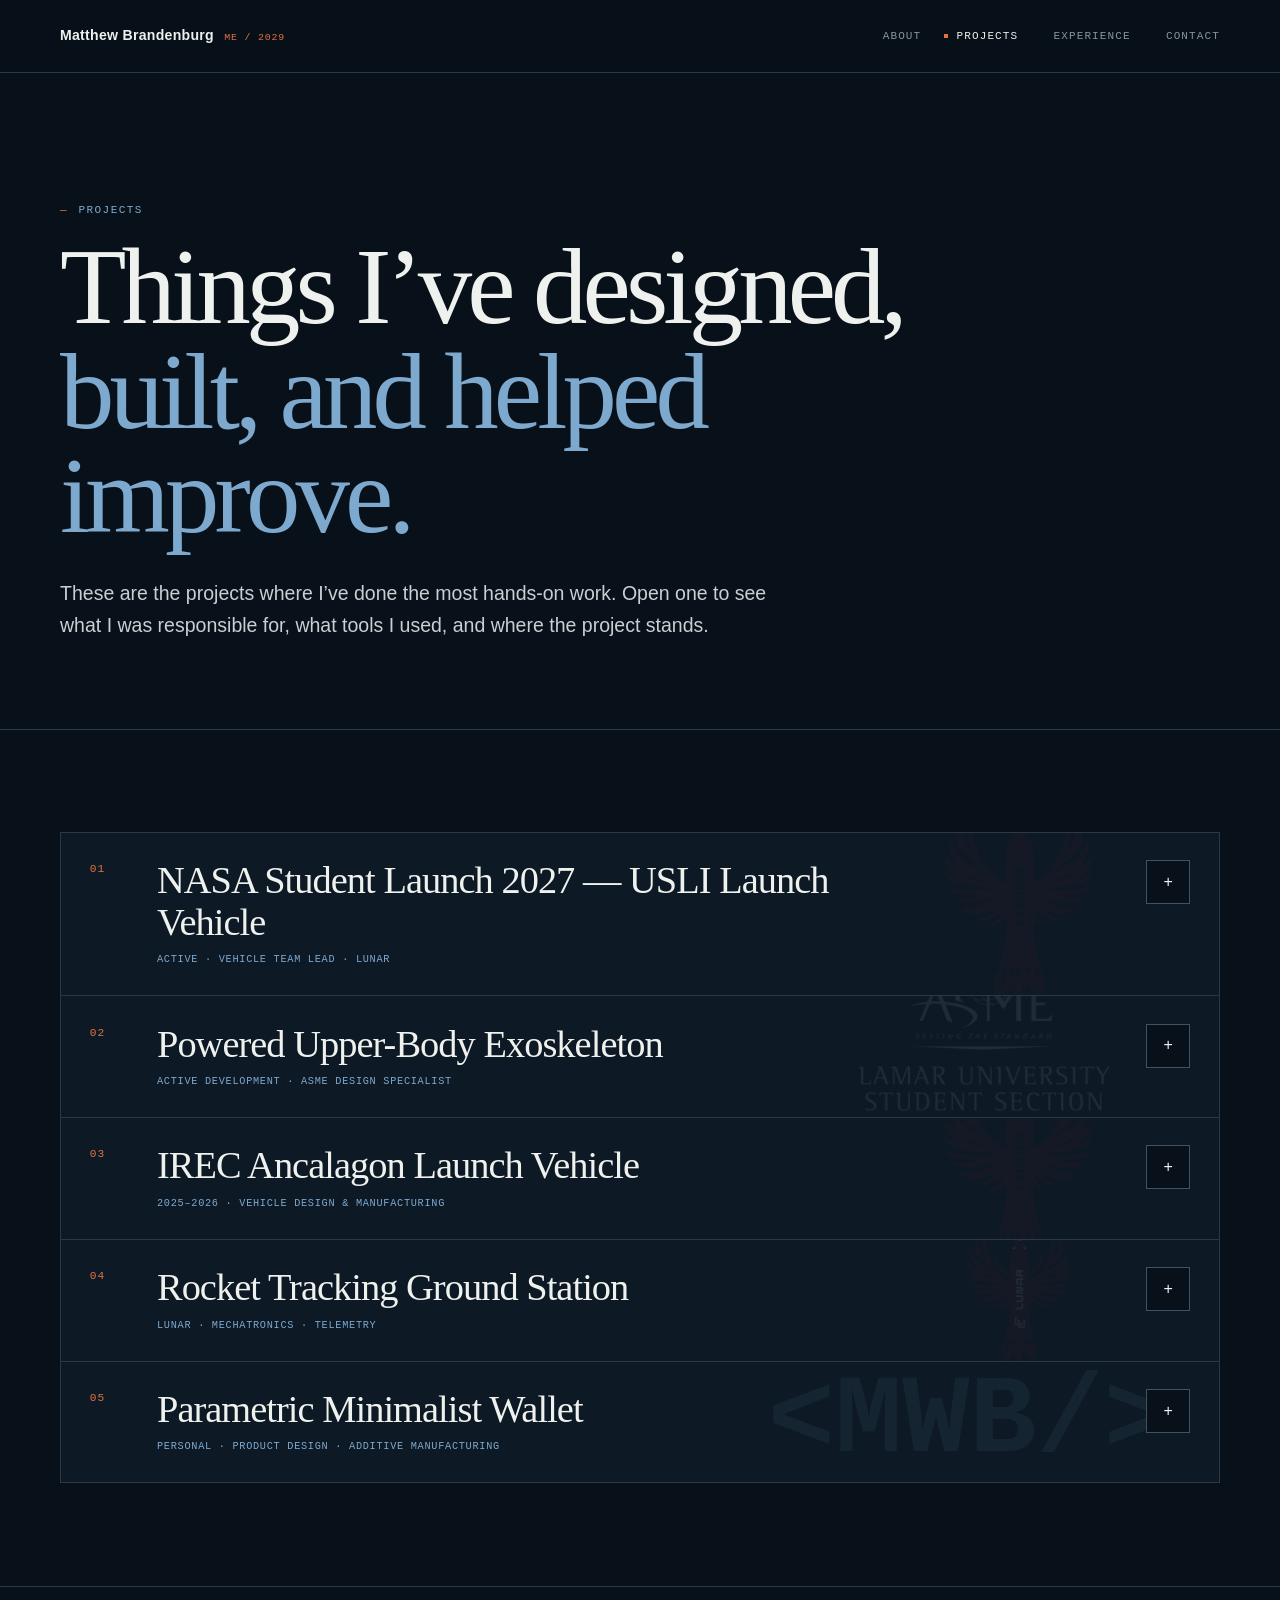
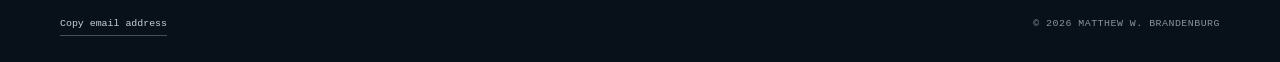
<file: projects.html>
<!doctype html>
<html lang="en">
<head>
  <meta charset="utf-8">
  <meta name="viewport" content="width=device-width, initial-scale=1">
  <meta name="description" content="Mechanical engineering projects by Matthew Brandenburg: NASA Student Launch, powered exoskeleton design, high-power rocketry, mechatronics, and product design.">
  <title>Projects — Matthew W. Brandenburg</title>
  <link rel="icon" type="image/png" href="assets/favicon.png">
  <link rel="stylesheet" href="assets/site.css?v=20261014b">
  <script defer src="assets/site.js?v=20261014b"></script>
</head>
<body>
  <a class="skip-link" href="#main">Skip to content</a>
  <header class="site-header">
    <div class="container nav-shell">
      <a class="brand" href="index.html" aria-label="Matthew Brandenburg, home">Matthew Brandenburg</a>
      <nav class="desktop-nav" aria-label="Primary navigation">
        <a class="nav-link" href="about.html">About</a>
        <a class="nav-link" href="projects.html" aria-current="page">Projects</a>
        <a class="nav-link" href="experience.html">Experience</a>
        <a class="nav-link" href="contact.html">Contact</a>
      </nav>
      <button class="menu-button" type="button" aria-label="Open navigation" aria-expanded="false" aria-controls="mobile-navigation" data-menu-button><span></span></button>
    </div>
    <nav class="mobile-nav" id="mobile-navigation" aria-label="Mobile navigation" data-mobile-nav>
      <a class="nav-link" href="about.html">About</a>
      <a class="nav-link" href="projects.html" aria-current="page">Projects</a>
      <a class="nav-link" href="experience.html">Experience</a>
      <a class="nav-link" href="contact.html">Contact</a>
    </nav>
  </header>

  <main id="main">
    <section class="page-hero">
      <div class="container">
        <p class="eyebrow">Projects</p>
        <h1 class="page-title">Things I’ve designed,<br><span class="gradient-text">built, and helped improve.</span></h1>
        <p class="lead">These are the projects where I’ve done the most hands-on work. Open one to see what I was responsible for, what tools I used, and where the project stands.</p>
      </div>
    </section>

    <section class="section" aria-label="Project list">
      <div class="container project-list">
        <article class="project-card" id="usli" data-project-card>
          <img class="project-mark" src="assets/images/lunar-red.png" alt="" aria-hidden="true">
          <div class="project-content">
            <div class="project-summary">
              <span class="project-number">01</span>
              <div class="project-heading">
                <h2>NASA Student Launch 2027 — USLI Launch Vehicle</h2>
                <p class="project-meta">Active · Vehicle Team Lead · LUNAR</p>
              </div>
              <button class="project-toggle" type="button" aria-expanded="false" aria-controls="usli-details" aria-label="Expand NASA Student Launch 2027" data-project-toggle="NASA Student Launch 2027">+</button>
            </div>
            <div class="project-details" id="usli-details">
              <p>Leading the launch-vehicle subteam through architecture, CAD, mechanical integration, work coordination, and the transition from conceptual design to manufacturing, assembly, test, and flight. The vehicle must integrate the autonomous SCANR payload while preserving access, retention, recovery, avionics, structural, and mass-property requirements.</p>
              <div class="project-facts">
                <div class="project-fact"><strong>Design workflow</strong><span>Full- and subscale OpenRocket and SolidWorks models</span></div>
                <div class="project-fact"><strong>System target</strong><span>Recoverable vehicle · 4,000–6,000 ft AGL</span></div>
                <div class="project-fact"><strong>Program cadence</strong><span>Proposal through reviews, demonstration flights, and launch</span></div>
              </div>
              <div class="project-breakdown">
                <div>
                  <h3>My contribution</h3>
                  <ul>
                    <li>Lead the launch-vehicle subteam and coordinate vehicle-team technical work.</li>
                    <li>Guide vehicle CAD, mechanical architecture, subsystem packaging, and interface reviews.</li>
                    <li>Coordinate with Payload, Avionics, Recovery, Manufacturing, and team leadership.</li>
                  </ul>
                </div>
                <div>
                  <h3>Current work</h3>
                  <p>Full- and subscale OpenRocket and SolidWorks models, geometry comparison, payload and subsystem accommodation, and manufacturing planning for the 2026–2027 program.</p>
                </div>
              </div>
              <ul class="tag-list"><li>SolidWorks</li><li>OpenRocket</li><li>Mechanical Architecture</li><li>Subsystem Packaging</li><li>Design Reviews</li><li>Manufacturing Planning</li></ul>
            </div>
          </div>
        </article>

        <article class="project-card" id="exoskeleton" data-project-card>
          <img class="project-mark project-mark-asme" src="assets/images/asme-lamar.png" alt="" aria-hidden="true">
          <div class="project-content">
            <div class="project-summary">
              <span class="project-number">02</span>
              <div class="project-heading">
                <h2>Powered Upper-Body Exoskeleton</h2>
                <p class="project-meta">Active Development · ASME Design Specialist</p>
              </div>
              <button class="project-toggle" type="button" aria-expanded="false" aria-controls="exoskeleton-details" aria-label="Expand Powered Upper-Body Exoskeleton" data-project-toggle="Powered Upper-Body Exoskeleton">+</button>
            </div>
            <div class="project-details" id="exoskeleton-details">
              <p>Developing an adjustable upper-body system that assists a biceps-curl motion using one linear actuator per arm. The design balances mechanism geometry, multi-user fit, load paths, structural interfaces, positive locking, hard stops, and safety for a wearable powered assembly.</p>
              <div class="project-facts">
                <div class="project-fact"><strong>Mechanism</strong><span>Dual linear-actuator arm assistance</span></div>
                <div class="project-fact"><strong>Human interface</strong><span>Adjustable shoulders and backplate geometry</span></div>
                <div class="project-fact"><strong>Design priority</strong><span>Safe motion, clear load paths, manufacturable parts</span></div>
              </div>
              <div class="project-breakdown">
                <div>
                  <h3>My contribution</h3>
                  <ul>
                    <li>Develop mechanism geometry and the SolidWorks assembly as an ASME Design Specialist.</li>
                    <li>Work through adjustable shoulder and backplate geometry, brackets, pivots, and actuator mounting.</li>
                    <li>Consider load paths, hard stops, positive locking, multi-user fit, and wearable-system safety.</li>
                  </ul>
                </div>
                <div>
                  <h3>Current status</h3>
                  <p>Active development. The team is iterating the mechanical layout around one linear actuator per arm and the constraints of a wearable mechanism.</p>
                </div>
              </div>
              <ul class="tag-list"><li>SolidWorks Assembly</li><li>Mechanism Design</li><li>Actuator Selection</li><li>Ergonomics</li><li>Structural Brackets</li><li>Prototyping</li></ul>
            </div>
          </div>
        </article>

        <article class="project-card" id="ancalagon" data-project-card>
          <img class="project-mark" src="assets/images/lunar-red.png" alt="" aria-hidden="true">
          <div class="project-content">
            <div class="project-summary">
              <span class="project-number">03</span>
              <div class="project-heading">
                <h2>IREC Ancalagon Launch Vehicle</h2>
                <p class="project-meta">2025–2026 · Vehicle Design & Manufacturing</p>
              </div>
              <button class="project-toggle" type="button" aria-expanded="false" aria-controls="ancalagon-details" aria-label="Expand IREC Ancalagon Launch Vehicle" data-project-toggle="IREC Ancalagon Launch Vehicle">+</button>
            </div>
            <div class="project-details" id="ancalagon-details">
              <p>Contributed launch-vehicle mechanical design and manufacturing, including 6061 aluminum bulkheads and centering rings, mechanical/control components, boat-tail CAD and trade studies, and integration across the vehicle, payload, avionics bay, and through-wall fin structures.</p>
              <div class="project-facts">
                <div class="project-fact"><strong>Machining</strong><span>6061 aluminum parts to approximately ±0.01 in where applicable</span></div>
                <div class="project-fact"><strong>Design validation</strong><span>Physical/subscale models exposed CAD and packaging conflicts</span></div>
                <div class="project-fact"><strong>Trade studies</strong><span>Boat-tail geometry, drag, predicted apogee, and materials</span></div>
              </div>
              <div class="project-breakdown">
                <div>
                  <h3>My contribution</h3>
                  <ul>
                    <li>Machined 6061 aluminum bulkheads, centering rings, and mechanical/control components.</li>
                    <li>Worked on boat-tail CAD and trade studies involving drag, predicted apogee, and materials.</li>
                    <li>Supported mechanical integration across the vehicle, payload, avionics bay, and fin structures.</li>
                  </ul>
                </div>
                <div>
                  <h3>Outcome</h3>
                  <p>This 2025–2026 project established the design, manufacturing, and integration experience that now supports my Vehicle Team Lead role.</p>
                </div>
              </div>
              <ul class="tag-list"><li>Vehicle CAD</li><li>CNC Machining</li><li>Mechanical Integration</li><li>6061 Aluminum</li><li>Boat-Tail Design</li><li>High-Power Rocketry</li></ul>
            </div>
          </div>
        </article>

        <article class="project-card" id="ground-station" data-project-card>
          <img class="project-mark" src="assets/images/logo.png" alt="" aria-hidden="true">
          <div class="project-content">
            <div class="project-summary">
              <span class="project-number">04</span>
              <div class="project-heading">
                <h2>Rocket Tracking Ground Station</h2>
                <p class="project-meta">LUNAR · Mechatronics · Telemetry</p>
              </div>
              <button class="project-toggle" type="button" aria-expanded="false" aria-controls="ground-station-details" aria-label="Expand Rocket Tracking Ground Station" data-project-toggle="Rocket Tracking Ground Station">+</button>
            </div>
            <div class="project-details" id="ground-station-details">
              <p>Engineered a leveling tripod and 360-degree rotational platform for real-time rocket telemetry, connecting the physical structure to servo motion and custom electronics mounting requirements.</p>
              <div class="project-facts">
                <div class="project-fact"><strong>Mechanical platform</strong><span>Leveling tripod with full rotational travel</span></div>
                <div class="project-fact"><strong>Integration</strong><span>Custom PCB mounts and high-torque servos</span></div>
                <div class="project-fact"><strong>System purpose</strong><span>Ground-based pointing for rocket telemetry</span></div>
              </div>
              <figure class="project-media">
                <img src="assets/gallery/gallery-3.jpg" alt="SolidWorks assembly view of the adjustable ground-station tripod" loading="lazy" width="2720" height="1721">
                <figcaption>SolidWorks assembly view of the adjustable tripod structure.</figcaption>
              </figure>
              <ul class="tag-list"><li>Systems Engineering</li><li>Mechatronics</li><li>Telemetry</li><li>Mechanical Design</li><li>Servo Integration</li></ul>
            </div>
          </div>
        </article>

        <article class="project-card" id="wallet" data-project-card>
          <span class="personal-mark" aria-hidden="true">&lt;MWB/&gt;</span>
          <div class="project-content">
            <div class="project-summary">
              <span class="project-number">05</span>
              <div class="project-heading">
                <h2>Parametric Minimalist Wallet</h2>
                <p class="project-meta">Personal · Product Design · Additive Manufacturing</p>
              </div>
              <button class="project-toggle" type="button" aria-expanded="false" aria-controls="wallet-details" aria-label="Expand Parametric Minimalist Wallet" data-project-toggle="Parametric Minimalist Wallet">+</button>
            </div>
            <div class="project-details" id="wallet-details">
              <p>Designed a fully parametric SolidWorks wallet around printability, ergonomics, card retention, and daily use. More than five physical iterations were used to refine snap-fit tolerances and the interaction between geometry and FDM process behavior.</p>
              <div class="project-facts">
                <div class="project-fact"><strong>Iterations</strong><span>5+ printed prototypes</span></div>
                <div class="project-fact"><strong>Design control</strong><span>Parametric geometry for fit and retention</span></div>
                <div class="project-fact"><strong>Validation</strong><span>Daily-use testing of ergonomics and snap fits</span></div>
              </div>
              <figure class="project-media">
                <img src="assets/images/misc.png" alt="SolidWorks rendering of the parametric minimalist wallet" loading="lazy" width="2254" height="1140">
                <figcaption>SolidWorks model used to control the wallet’s fit, retention, and printable geometry.</figcaption>
              </figure>
              <ul class="tag-list"><li>SolidWorks</li><li>Parametric Modeling</li><li>FDM Printing</li><li>Rapid Iteration</li><li>Ergonomics</li><li>Product Design</li></ul>
            </div>
          </div>
        </article>
      </div>
    </section>
  </main>

  <footer class="site-footer">
    <div class="container footer-shell">
      <button type="button" data-copy-email>Copy email address</button>
      <span>© <span data-current-year></span> Matthew W. Brandenburg</span>
    </div>
  </footer>
</body>
</html>
</file>
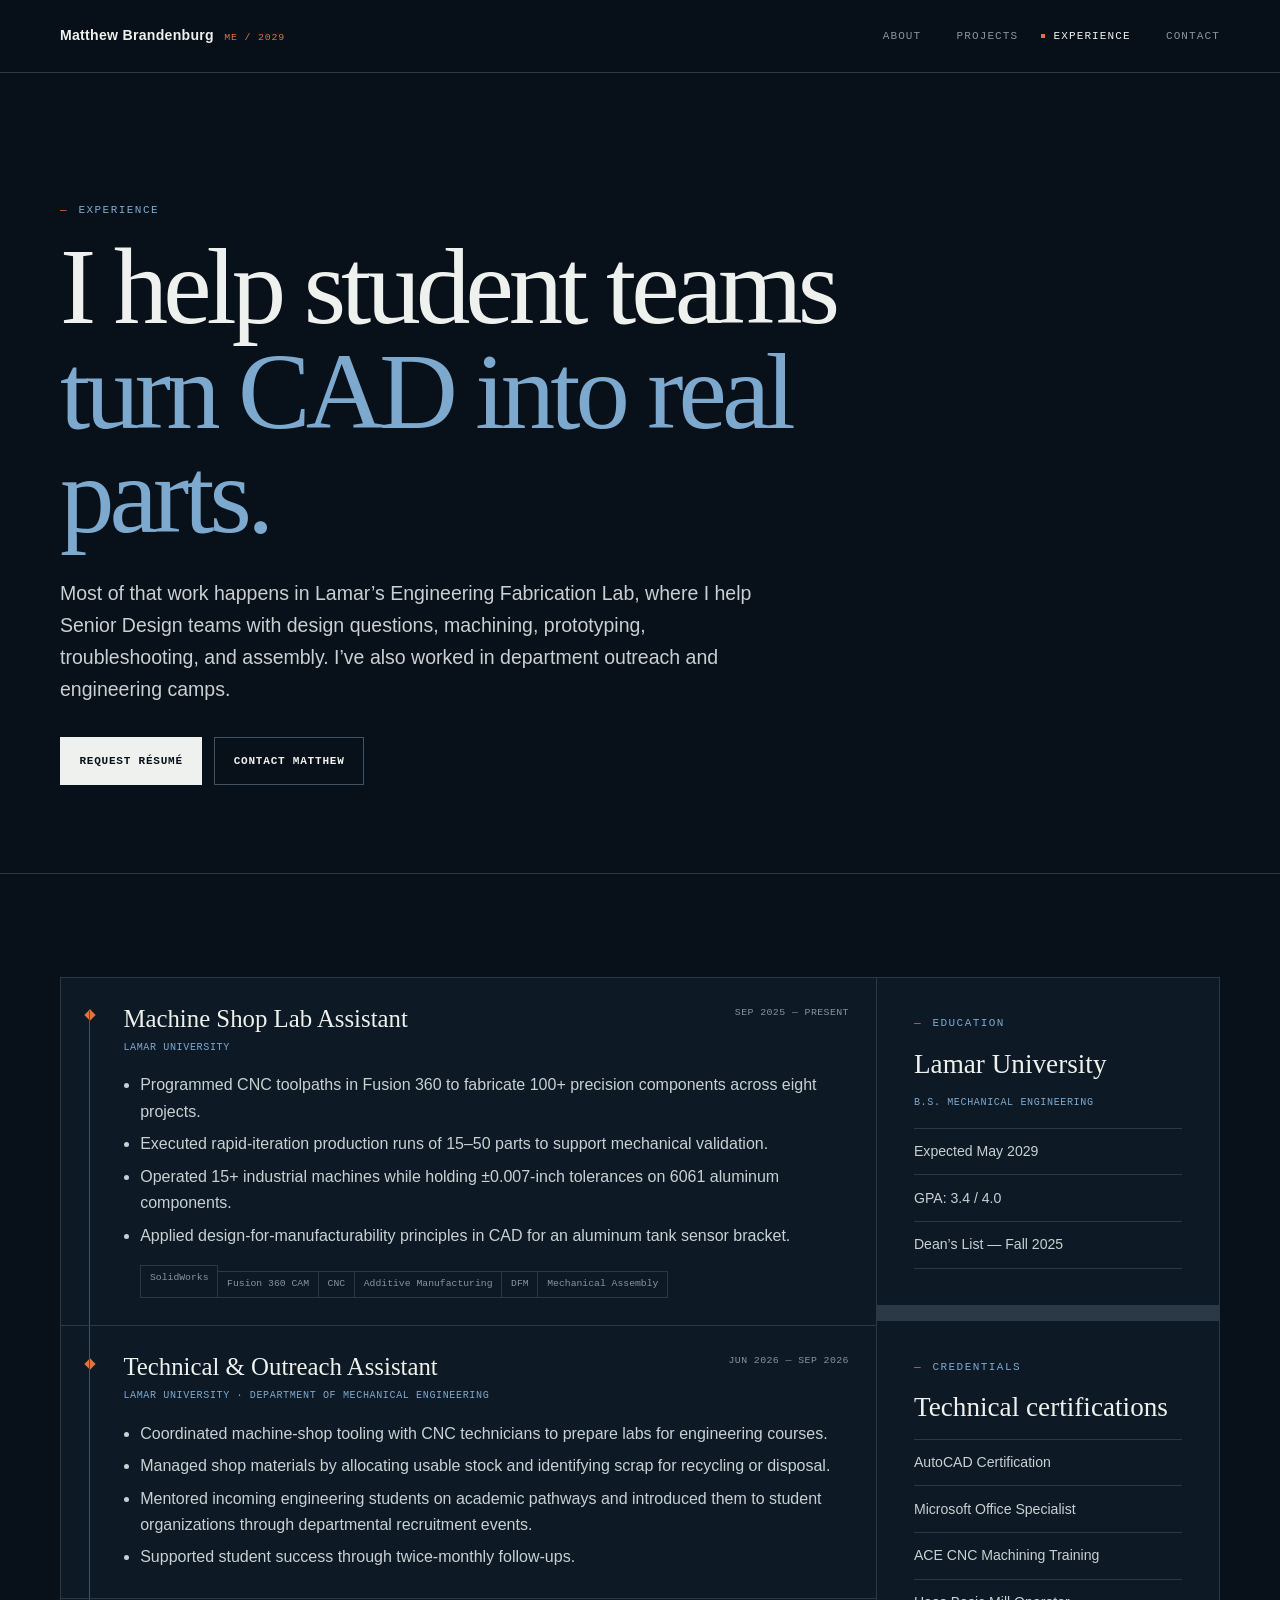
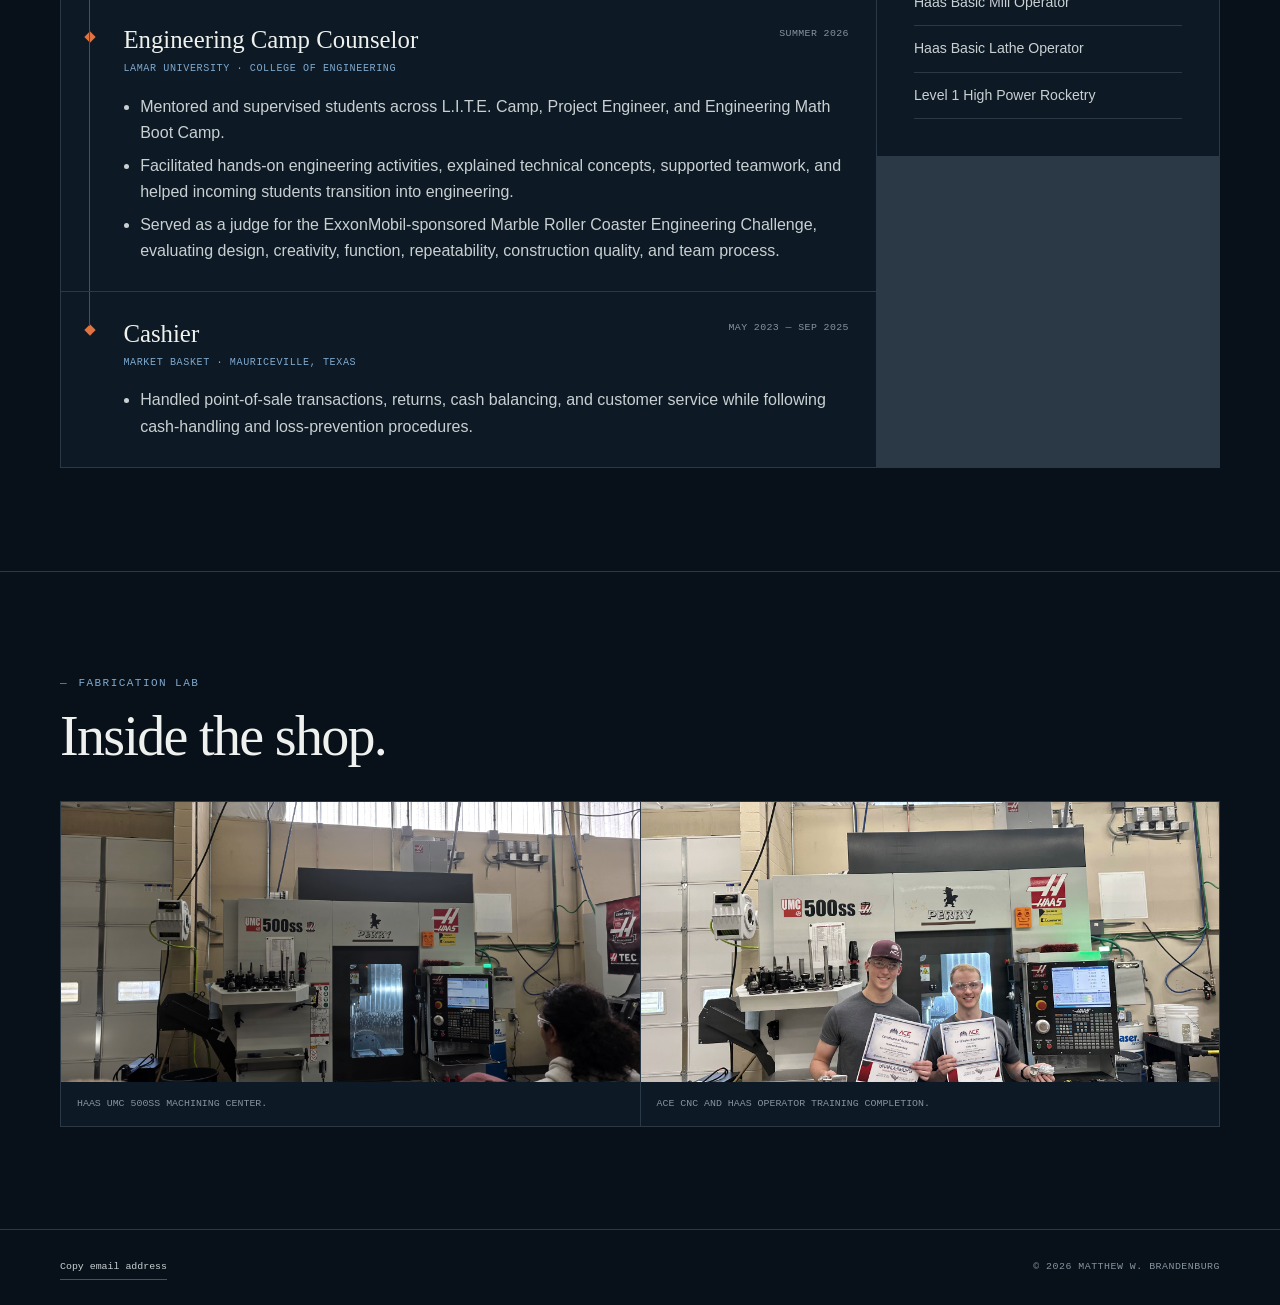
<file: resume.html>
<!doctype html>
<html lang="en">
<head>
  <meta charset="utf-8">
  <meta name="viewport" content="width=device-width, initial-scale=1">
  <meta http-equiv="refresh" content="0; url=experience.html">
  <link rel="canonical" href="experience.html">
  <title>Experience — Matthew W. Brandenburg</title>
</head>
<body>
  <p>This page has moved to <a href="experience.html">Experience</a>.</p>
</body>
</html>
</file>
<file: assets/site.css>
:root {
  color-scheme: dark;
  --ink: #08111a;
  --ink-raised: #0d1924;
  --ink-soft: #122130;
  --paper: #eef1ed;
  --paper-soft: #c8d0d2;
  --muted: #87949e;
  --line: #2a3945;
  --line-strong: #405364;
  --blue: #7ea9cf;
  --blue-deep: #1d4f76;
  --signal: #e17242;
  --success: #79a887;
  --max-width: 1160px;
  --header-height: 72px;
  --sans: "Helvetica Neue", Helvetica, Arial, sans-serif;
  --display: "Iowan Old Style", "Palatino Linotype", Palatino, Georgia, serif;
  --mono: "SFMono-Regular", Consolas, "Liberation Mono", monospace;
}

* { box-sizing: border-box; }
html { scroll-behavior: smooth; }

body {
  min-height: 100vh;
  margin: 0;
  background: var(--ink);
  color: var(--paper-soft);
  font-family: var(--sans);
  font-size: 1rem;
  line-height: 1.65;
  overflow-x: hidden;
}

body::before {
  position: fixed;
  inset: 0;
  z-index: -1;
  content: "";
  pointer-events: none;
  background: linear-gradient(90deg, transparent calc(50% - .5px), rgba(126, 169, 207, .08) 50%, transparent calc(50% + .5px));
}

a { color: inherit; text-decoration: none; }
button { color: inherit; font: inherit; }
img { display: block; max-width: 100%; }
::selection { background: var(--signal); color: var(--ink); }

.skip-link {
  position: fixed;
  top: .75rem;
  left: .75rem;
  z-index: 100;
  padding: .65rem 1rem;
  background: var(--paper);
  color: var(--ink);
  transform: translateY(-150%);
  transition: transform 160ms ease;
}
.skip-link:focus { transform: translateY(0); }

.container { width: min(calc(100% - 3rem), var(--max-width)); margin-inline: auto; }

.site-header {
  position: sticky;
  top: 0;
  z-index: 50;
  border-bottom: 1px solid var(--line);
  background: rgba(8, 17, 26, .96);
}

.nav-shell { min-height: var(--header-height); display: flex; align-items: center; justify-content: space-between; gap: 2rem; }

.brand {
  color: var(--paper);
  font-family: var(--sans);
  font-size: .88rem;
  font-weight: 700;
  letter-spacing: .02em;
}
.brand::after {
  display: inline-block;
  margin-left: .65rem;
  color: var(--signal);
  content: "ME / 2029";
  font-family: var(--mono);
  font-size: .62rem;
  font-weight: 500;
  letter-spacing: .08em;
}
.brand:hover, .brand:focus-visible { color: var(--blue); }

.desktop-nav { display: flex; align-items: center; gap: 2.2rem; }
.nav-link {
  position: relative;
  padding: .4rem 0;
  color: var(--muted);
  font-family: var(--mono);
  font-size: .69rem;
  letter-spacing: .1em;
  text-transform: uppercase;
}
.nav-link::before {
  position: absolute;
  top: 50%;
  left: -.8rem;
  width: 4px;
  height: 4px;
  background: var(--signal);
  content: "";
  opacity: 0;
  transform: translateY(-50%);
}
.nav-link:hover, .nav-link:focus-visible, .nav-link[aria-current="page"] { color: var(--paper); }
.nav-link:hover::before, .nav-link:focus-visible::before, .nav-link[aria-current="page"]::before { opacity: 1; }

.menu-button { display: none; width: 42px; height: 42px; border: 1px solid var(--line-strong); border-radius: 0; background: var(--ink-raised); cursor: pointer; }
.menu-button span, .menu-button::before, .menu-button::after { display: block; width: 17px; height: 1px; margin: 4px auto; content: ""; background: var(--paper); }
.mobile-nav { display: none; padding: 0 1.5rem 1rem; border-top: 1px solid var(--line); }
.mobile-nav.is-open { display: grid; }
.mobile-nav .nav-link { padding: .9rem 0; border-bottom: 1px solid var(--line); }

.glass { border: 1px solid var(--line); background: var(--ink-raised); }
.eyebrow, .card-label, .project-meta, .role-org, .role-date { font-family: var(--mono); text-transform: uppercase; }
.eyebrow { margin: 0 0 1rem; color: var(--blue); font-size: .69rem; letter-spacing: .13em; }
.eyebrow::before { margin-right: .65rem; color: var(--signal); content: "—"; }

.page-hero { position: relative; padding: clamp(5rem, 10vw, 8rem) 0 clamp(3.5rem, 7vw, 5.5rem); border-bottom: 1px solid var(--line); }
.page-title, .hero-title { margin: 0; color: var(--paper); font-family: var(--display); font-weight: 400; line-height: .96; letter-spacing: -.045em; }
.page-title { max-width: 920px; font-size: clamp(3.3rem, 8.5vw, 7.1rem); }
.hero-title { max-width: 980px; font-size: clamp(3.3rem, 9vw, 7.5rem); }
.hero { min-height: 100vh; display: grid; align-items: center; padding: 4rem 0; }
.gradient-text { color: var(--blue); }
.lead { max-width: 720px; margin: 1.75rem 0 0; color: var(--paper-soft); font-size: clamp(1.02rem, 2vw, 1.22rem); font-weight: 400; line-height: 1.65; }

.button-row { display: flex; flex-wrap: wrap; gap: .75rem; margin-top: 2rem; }
.button {
  min-height: 48px;
  display: inline-flex;
  align-items: center;
  justify-content: center;
  gap: .55rem;
  padding: .76rem 1.15rem;
  border: 1px solid var(--line-strong);
  border-radius: 0;
  font-family: var(--mono);
  font-size: .69rem;
  font-weight: 600;
  letter-spacing: .07em;
  text-transform: uppercase;
  cursor: pointer;
  transition: color 160ms ease, background 160ms ease, border-color 160ms ease;
}
.button-primary { border-color: var(--paper); background: var(--paper); color: var(--ink); }
.button-primary:hover, .button-primary:focus-visible { border-color: var(--signal); background: var(--signal); }
.button-secondary { background: transparent; color: var(--paper); }
.button-secondary:hover, .button-secondary:focus-visible { border-color: var(--blue); background: var(--ink-soft); color: var(--blue); }

.section { padding: clamp(4rem, 8vw, 7rem) 0; }
.section + .section { border-top: 1px solid var(--line); }
.section-heading { display: flex; justify-content: space-between; gap: 3rem; align-items: end; margin-bottom: 2.25rem; }
.section-heading h2 { margin: 0; color: var(--paper); font-family: var(--display); font-size: clamp(2rem, 4.4vw, 3.5rem); font-weight: 400; line-height: 1.02; letter-spacing: -.03em; }
.section-heading > p { max-width: 540px; margin: 0; color: var(--muted); }

.grid-3, .grid-2 { display: grid; border-top: 1px solid var(--line); border-left: 1px solid var(--line); }
.grid-3 { grid-template-columns: repeat(3, minmax(0, 1fr)); }
.grid-2 { grid-template-columns: repeat(2, minmax(0, 1fr)); }
.grid-3 > *, .grid-2 > * { border: 0; border-right: 1px solid var(--line); border-bottom: 1px solid var(--line); }
.info-card { position: relative; min-height: 220px; overflow: hidden; padding: 1.6rem; border-radius: 0; }
.info-card h3 { margin: 0 0 .65rem; color: var(--paper); font-family: var(--display); font-size: 1.45rem; font-weight: 400; line-height: 1.15; }
.info-card p { margin: 0; color: var(--muted); font-size: .94rem; }
.card-label { display: block; margin-bottom: .9rem; color: var(--blue); font-size: .63rem; letter-spacing: .1em; }
.tag-list { display: flex; flex-wrap: wrap; gap: 0; margin: 1.1rem 0 0; padding: 0; list-style: none; }
.tag-list li, .tag { padding: .27rem .55rem; border: 1px solid var(--line); color: var(--muted); font-family: var(--mono); font-size: .61rem; }
.tag-list li + li { margin-left: -1px; }

.home-project { min-height: 290px; display: flex; flex-direction: column; justify-content: end; background: var(--ink-raised); transition: background 160ms ease; }
.home-project:hover, .home-project:focus-visible { background: var(--ink-soft); }
.home-project > * { position: relative; z-index: 2; }
.home-project img { position: absolute; top: 1.25rem; right: 1.25rem; width: 48%; height: 105px; object-fit: contain; object-position: right top; opacity: .19; filter: grayscale(.7); }

.project-list { display: grid; gap: 0; border-top: 1px solid var(--line); }
.project-card { position: relative; overflow: hidden; border: 0; border-right: 1px solid var(--line); border-bottom: 1px solid var(--line); border-left: 1px solid var(--line); border-radius: 0; background: var(--ink-raised); transition: background 180ms ease; }
.project-card:hover, .project-card:focus-within, .project-card.is-expanded { background: var(--ink-soft); }
.project-card::before { position: absolute; inset: 0 auto 0 0; width: 3px; background: var(--signal); content: ""; opacity: 0; }
.project-card:hover::before, .project-card:focus-within::before, .project-card.is-expanded::before { opacity: 1; }
.project-mark { position: absolute; top: 50%; right: 2.5rem; width: min(30%, 320px); max-height: 200px; object-fit: contain; opacity: .08; transform: translateY(-50%); filter: grayscale(.65); }
.project-mark-asme { width: min(36%, 390px); }
.personal-mark { position: absolute; top: 50%; right: 3rem; color: rgba(126, 169, 207, .08); font-family: var(--mono); font-size: clamp(3rem, 10vw, 7rem); font-weight: 700; transform: translateY(-50%); }
.project-content { position: relative; z-index: 2; padding: 1.7rem 1.8rem; }
.project-summary { display: grid; grid-template-columns: 3rem minmax(0, 1fr) auto; align-items: start; gap: 1.2rem; }
.project-number { color: var(--signal); font-family: var(--mono); font-size: .7rem; letter-spacing: .08em; }
.project-heading h2 { max-width: 760px; margin: 0; color: var(--paper); font-family: var(--display); font-size: clamp(1.55rem, 3.2vw, 2.4rem); font-weight: 400; line-height: 1.08; letter-spacing: -.025em; }
.project-meta { margin: .5rem 0 0; color: var(--blue); font-size: .64rem; letter-spacing: .07em; }
.project-toggle { min-width: 44px; min-height: 44px; border: 1px solid var(--line-strong); border-radius: 0; background: var(--ink); color: var(--paper); cursor: pointer; transition: background 160ms ease, color 160ms ease, transform 220ms ease; }
.project-toggle:hover, .project-toggle:focus-visible { border-color: var(--signal); background: var(--signal); color: var(--ink); }
.project-card:hover:not(.is-collapsed) .project-toggle, .project-card.is-expanded .project-toggle { transform: rotate(45deg); }
.project-details { max-width: 820px; max-height: 0; margin-left: 4.2rem; overflow: hidden; opacity: 0; transition: max-height 360ms ease, opacity 220ms ease, padding 320ms ease; }
.project-card:hover:not(.is-collapsed) .project-details, .project-card.is-expanded .project-details { max-height: 90rem; padding-top: 1.35rem; opacity: 1; }
.project-details p { margin: 0; color: var(--paper-soft); }
.project-facts { display: grid; grid-template-columns: repeat(3, minmax(0, 1fr)); margin-top: 1.2rem; border-top: 1px solid var(--line); border-left: 1px solid var(--line); }
.project-fact { padding: .8rem; border-right: 1px solid var(--line); border-bottom: 1px solid var(--line); background: rgba(8, 17, 26, .45); }
.project-fact strong { display: block; color: var(--paper); font-size: .8rem; }
.project-fact span { color: var(--muted); font-size: .74rem; }
.project-breakdown { display: grid; grid-template-columns: repeat(2, minmax(0, 1fr)); gap: 1px; margin-top: 1.2rem; border: 1px solid var(--line); background: var(--line); }
.project-breakdown > div { padding: 1rem; background: var(--ink); }
.project-breakdown h3 { margin: 0 0 .6rem; color: var(--paper); font-family: var(--display); font-size: 1.18rem; font-weight: 400; }
.project-breakdown p, .project-breakdown ul { margin: 0; color: var(--paper-soft); font-size: .86rem; }
.project-breakdown ul { padding-left: 1rem; }
.project-breakdown li + li { margin-top: .35rem; }
.project-media { display: grid; grid-template-columns: minmax(0, 1.7fr) minmax(170px, .3fr); gap: 0; margin: 1.2rem 0 0; border: 1px solid var(--line); background: var(--ink); }
.project-media img { width: 100%; height: 240px; object-fit: cover; }
.project-media figcaption { display: flex; align-items: end; padding: 1rem; color: var(--muted); font-family: var(--mono); font-size: .62rem; line-height: 1.5; text-transform: uppercase; }

.recruiter-grid { display: grid; grid-template-columns: repeat(4, minmax(0, 1fr)); margin: 0; border-top: 1px solid var(--line); border-left: 1px solid var(--line); }
.recruiter-grid > div { min-height: 150px; padding: 1.3rem; border-right: 1px solid var(--line); border-bottom: 1px solid var(--line); background: var(--ink-raised); }
.recruiter-grid dt { color: var(--signal); font-family: var(--mono); font-size: .62rem; letter-spacing: .08em; text-transform: uppercase; }
.recruiter-grid dd { margin: 1.3rem 0 0; color: var(--paper); font-family: var(--display); font-size: 1.2rem; line-height: 1.25; }
.recruiter-grid dd span { color: var(--muted); font-family: var(--sans); font-size: .78rem; line-height: 1.4; }
.now-grid { display: grid; grid-template-columns: repeat(2, minmax(0, 1fr)); border-top: 1px solid var(--line); border-left: 1px solid var(--line); }
.now-grid a { min-height: 230px; padding: 1.5rem; border-right: 1px solid var(--line); border-bottom: 1px solid var(--line); background: var(--ink-raised); }
.now-grid a:hover, .now-grid a:focus-visible { background: var(--ink-soft); }
.now-grid h3 { margin: 0 0 .7rem; color: var(--paper); font-family: var(--display); font-size: 1.65rem; font-weight: 400; line-height: 1.1; }
.now-grid p { margin: 0; color: var(--muted); }
.evidence-grid { display: grid; grid-template-columns: repeat(2, minmax(0, 1fr)); border-top: 1px solid var(--line); border-left: 1px solid var(--line); }
.evidence-grid figure { margin: 0; border-right: 1px solid var(--line); border-bottom: 1px solid var(--line); background: var(--ink-raised); }
.evidence-grid img { width: 100%; height: 280px; object-fit: cover; filter: saturate(.78) contrast(1.05); }
.evidence-grid figcaption { padding: .85rem 1rem; color: var(--muted); font-family: var(--mono); font-size: .62rem; text-transform: uppercase; }

.about-layout, .experience-layout { display: grid; grid-template-columns: minmax(0, 1.55fr) minmax(280px, .65fr); gap: 1px; align-items: start; background: var(--line); border: 1px solid var(--line); }
.prose-card, .sidebar-card { padding: clamp(1.5rem, 3vw, 2.3rem); border: 0; border-radius: 0; background: var(--ink-raised); }
.prose-card h2, .sidebar-card h2 { margin: 0 0 1rem; color: var(--paper); font-family: var(--display); font-size: 1.7rem; font-weight: 400; line-height: 1.12; }
.prose-card p { margin: 0 0 1rem; color: var(--paper-soft); }
.prose-card p:last-child { margin-bottom: 0; }
.about-profile { display: grid; gap: 1rem; }
.focus-grid { display: grid; grid-template-columns: repeat(3, minmax(0, 1fr)); border-top: 1px solid var(--line); border-left: 1px solid var(--line); }
.focus-grid > * { border: 0; border-right: 1px solid var(--line); border-bottom: 1px solid var(--line); }
.organization-card { min-height: 285px; display: flex; flex-direction: column; justify-content: end; }
.organization-card .org-watermark, .organization-card img { position: absolute; top: 1.5rem; right: 1.5rem; max-width: 48%; max-height: 95px; object-fit: contain; color: rgba(126, 169, 207, .14); font-family: var(--mono); font-size: 2.5rem; font-weight: 700; opacity: .2; filter: grayscale(.65); }
.organization-card > *:not(img):not(.org-watermark) { position: relative; z-index: 2; }
.organization-link { transition: background 160ms ease; }
.organization-link:hover, .organization-link:focus-visible { background: var(--ink-soft); }
.credential-list { display: grid; gap: 0; margin: 0; padding: 0; border-top: 1px solid var(--line); list-style: none; }
.credential-list li { padding: .7rem 0; border-bottom: 1px solid var(--line); color: var(--paper-soft); font-size: .88rem; }
.certificate-image { aspect-ratio: 4 / 5; margin-top: 1rem; overflow: hidden; border: 1px solid var(--line); }
.certificate-image img { width: 100%; height: 100%; object-fit: cover; object-position: 50% 38%; filter: saturate(.8) contrast(1.05); }

.timeline { position: relative; display: grid; gap: 1px; background: var(--line); }
.role-card { position: relative; padding: 1.7rem 1.7rem 1.7rem 3.9rem; border: 0; border-radius: 0; background: var(--ink-raised); }
.role-card::before { position: absolute; top: 2.1rem; left: 1.55rem; width: 8px; height: 8px; background: var(--signal); content: ""; transform: rotate(45deg); }
.role-card::after { position: absolute; top: 0; bottom: 0; left: 1.78rem; width: 1px; background: var(--line-strong); content: ""; }
.role-card:first-child::after { top: 2.1rem; }
.role-card:last-child::after { bottom: calc(100% - 2.1rem); }
.role-header { display: flex; align-items: start; justify-content: space-between; gap: 1rem; }
.role-header h2 { margin: 0; color: var(--paper); font-family: var(--display); font-size: 1.55rem; font-weight: 400; line-height: 1.15; }
.role-org { margin: .4rem 0 0; color: var(--blue); font-size: .63rem; letter-spacing: .06em; }
.role-date { flex: 0 0 auto; color: var(--muted); font-size: .62rem; letter-spacing: .04em; text-align: right; }
.role-card ul { margin: 1rem 0 0; padding-left: 1.05rem; color: var(--paper-soft); }
.role-card li + li { margin-top: .38rem; }

.contact-section { padding: clamp(2rem, 6vw, 5rem) 0 0; }
.contact-panel { position: relative; max-width: 900px; margin: 0 auto 6rem; padding: clamp(2rem, 6vw, 5rem); border: 1px solid var(--line); border-radius: 0; text-align: left; background: var(--ink-raised); }
.contact-panel::before { position: absolute; top: 0; right: 0; width: 9rem; height: 9rem; border-bottom: 1px solid var(--line); border-left: 1px solid var(--line); content: ""; background: repeating-linear-gradient(-45deg, transparent 0 10px, rgba(126, 169, 207, .09) 10px 11px); }
.contact-panel h1 { max-width: 700px; margin: 0; color: var(--paper); font-family: var(--display); font-size: clamp(3.2rem, 8vw, 6.4rem); font-weight: 400; line-height: .92; letter-spacing: -.05em; }
.contact-panel p { max-width: 610px; margin: 1.5rem 0 0; color: var(--paper-soft); font-size: 1.08rem; }
.contact-panel .eyebrow { margin: 0 0 1rem; color: var(--blue); font-size: .69rem; }
.contact-actions { display: flex; flex-wrap: wrap; gap: .75rem; margin-top: 2.2rem; }

.linkedin-section { overflow: hidden; padding: 0 0 clamp(4rem, 8vw, 7rem); }
.linkedin-header { display: flex; align-items: end; justify-content: space-between; gap: 2rem; margin-bottom: 2rem; }
.linkedin-header h2 { margin: 0; color: var(--paper); font-family: var(--display); font-size: clamp(2.4rem, 5vw, 4.4rem); font-weight: 400; line-height: 1; letter-spacing: -.035em; }
#linkedin-heading { scroll-margin-top: calc(var(--header-height) + 2rem); }
.rolodex-controls { display: flex; align-items: center; border: 1px solid var(--line-strong); background: var(--ink-raised); }
.rolodex-controls button { width: 48px; height: 48px; border: 0; background: transparent; color: var(--paper); cursor: pointer; }
.rolodex-controls button:hover, .rolodex-controls button:focus-visible { background: var(--signal); color: var(--ink); }
.rolodex-controls span { min-width: 86px; color: var(--muted); font-family: var(--mono); font-size: .65rem; letter-spacing: .1em; text-align: center; }
.linkedin-rolodex { position: relative; min-height: 310px; margin-right: 2.5rem; }
.linkedin-card { position: absolute; inset: 0; display: grid; grid-template-rows: 1fr auto; overflow: visible; border: 1px solid var(--line-strong); background: var(--ink-raised); opacity: 0; pointer-events: none; transform: translateX(2rem) scale(.98); transform-origin: center right; transition: opacity 200ms ease, transform 260ms ease; }
.linkedin-card:nth-child(2) { z-index: 2; opacity: .42; transform: translate(1.25rem, .9rem) scale(.985); }
.linkedin-card:nth-child(3) { z-index: 1; opacity: .2; transform: translate(2.5rem, 1.8rem) scale(.97); }
.linkedin-card.is-active { z-index: 4; opacity: 1; pointer-events: auto; transform: none; }
.linkedin-summary { display: flex; flex-direction: column; justify-content: center; padding: clamp(1.6rem, 4vw, 3.2rem); }
.linkedin-summary time { color: var(--blue); font-family: var(--mono); font-size: .62rem; letter-spacing: .08em; text-transform: uppercase; }
.linkedin-summary h3 { margin: .45rem 0 .35rem; color: var(--paper); font-family: var(--display); font-size: clamp(1.45rem, 3vw, 2rem); font-weight: 400; line-height: 1.08; }
.linkedin-summary p { max-width: 760px; margin: 0; color: var(--paper-soft); font-size: 1rem; }
.linkedin-card > a { display: flex; align-items: center; justify-content: space-between; min-height: 62px; padding: 0 1.25rem; border-top: 1px solid var(--line); color: var(--paper-soft); font-family: var(--mono); font-size: .66rem; letter-spacing: .08em; text-transform: uppercase; }
.linkedin-card > a:hover, .linkedin-card > a:focus-visible { color: var(--signal); }
.linkedin-tab { position: absolute; top: -1px; right: -2.5rem; z-index: 5; width: 2.5rem; padding: .7rem 0; border: 1px solid var(--line-strong); border-left: 0; background: var(--ink-raised); color: var(--blue); font-family: var(--mono); font-size: .62rem; letter-spacing: .08em; text-align: center; }

.site-footer { padding: 1.6rem 0; border-top: 1px solid var(--line); }
.footer-shell { display: flex; align-items: center; justify-content: space-between; gap: 1rem; color: var(--muted); font-family: var(--mono); font-size: .62rem; letter-spacing: .05em; text-transform: uppercase; }
.footer-shell button { border: 0; border-bottom: 1px solid var(--line-strong); padding: .2rem 0; background: none; color: var(--paper-soft); cursor: pointer; }
.footer-shell button:hover, .footer-shell button:focus-visible { border-color: var(--signal); color: var(--signal); }

.sr-only { position: absolute; width: 1px; height: 1px; padding: 0; margin: -1px; overflow: hidden; clip: rect(0, 0, 0, 0); white-space: nowrap; border: 0; }
:focus-visible { outline: 2px solid var(--signal); outline-offset: 3px; }
.margin-top-1 { margin-top: 1rem; }
.muted-flush { margin: 0; color: var(--muted); }

@media (max-width: 860px) {
  .desktop-nav { display: none; }
  .menu-button { display: block; }
  .grid-3, .focus-grid { grid-template-columns: 1fr; }
  .grid-2, .about-layout, .experience-layout { grid-template-columns: 1fr; }
  .section-heading { flex-direction: column; align-items: start; gap: .9rem; }
  .project-mark { right: .75rem; width: 44%; }
  .project-details { margin-left: 0; }
  .project-card:not(.is-expanded) .project-details { max-height: 0; padding-top: 0; opacity: 0; }
  .project-card.is-expanded .project-details { max-height: 100rem; padding-top: 1.25rem; opacity: 1; }
  .project-facts { grid-template-columns: 1fr; }
  .project-breakdown, .project-media, .recruiter-grid, .now-grid, .evidence-grid { grid-template-columns: 1fr; }
  .project-media img, .evidence-grid img { height: 240px; }
  .linkedin-rolodex { min-height: 330px; margin-right: 1.5rem; }
  .linkedin-tab { right: -1.5rem; width: 1.5rem; }
}

@media (max-width: 560px) {
  :root { --header-height: 64px; }
  .container { width: min(calc(100% - 1.3rem), var(--max-width)); }
  .brand::after { display: none; }
  .page-hero { padding: 4.2rem 0 3.2rem; }
  .button-row, .contact-actions { display: grid; grid-template-columns: 1fr; }
  .button { width: 100%; }
  .project-content { padding: 1.25rem 1.05rem; }
  .project-summary { grid-template-columns: 1.8rem minmax(0, 1fr) auto; gap: .65rem; }
  .project-toggle { min-width: 38px; min-height: 38px; }
  .project-mark, .personal-mark { opacity: .05; }
  .role-card { padding: 1.35rem 1rem 1.35rem 3rem; }
  .role-card::before { left: 1rem; }
  .role-card::after { left: 1.22rem; }
  .role-header { display: block; }
  .role-date { display: block; margin-top: .55rem; text-align: left; }
  .footer-shell { flex-direction: column; text-align: center; }
  .contact-panel::before { width: 5rem; height: 5rem; }
  .linkedin-header { align-items: start; flex-direction: column; }
  .linkedin-rolodex { min-height: 370px; margin-right: .75rem; }
  .linkedin-tab { right: -.75rem; width: .75rem; overflow: hidden; color: transparent; }
}

@media (prefers-reduced-motion: reduce) {
  *, *::before, *::after { scroll-behavior: auto !important; animation-duration: .01ms !important; animation-iteration-count: 1 !important; transition-duration: .01ms !important; }
}
</file>
<file: assets/home.css>
.home-page { background: var(--ink); }

.home-hero { position: relative; padding: clamp(3.5rem, 8vw, 7rem) 0; border-bottom: 1px solid var(--line); }

.portrait-hero {
  position: relative;
  display: grid;
  grid-template-columns: minmax(270px, .72fr) minmax(430px, 1.28fr);
  grid-template-areas: "portrait intro" "portrait actions";
  gap: 0 clamp(3rem, 7vw, 6.5rem);
  align-items: center;
}

.portrait-frame { position: relative; grid-area: portrait; width: min(100%, 395px); aspect-ratio: 4 / 5; margin: 0; justify-self: end; overflow: hidden; border: 1px solid var(--line-strong); background: var(--ink-raised); }
.portrait-frame img { width: 100%; height: 100%; object-fit: cover; object-position: 50% 49%; filter: saturate(.75) contrast(1.04); }

.home-intro { grid-area: intro; max-width: 660px; }
.home-intro .eyebrow { margin-bottom: 1rem; }
.home-intro h1 { max-width: 660px; margin: 0; color: var(--paper); font-family: var(--display); font-size: clamp(3.2rem, 6vw, 5.7rem); font-weight: 400; line-height: .94; letter-spacing: -.05em; }
.home-intro .lead { max-width: 620px; margin: 1.5rem 0 0; }
.portrait-hero .button-row { grid-area: actions; align-self: start; margin-top: 2rem; }
.home-overview { padding-top: clamp(4rem, 8vw, 7rem); }

.education-summary { display: grid; grid-template-columns: minmax(220px, .72fr) minmax(0, 1.55fr); gap: 2rem; align-items: center; padding: 1.7rem; border-radius: 0; }
.education-summary h3, .current-role h3 { margin: 0; color: var(--paper); font-family: var(--display); font-size: 1.35rem; font-weight: 400; }
.education-summary p, .current-role p { margin: .25rem 0 0; color: var(--muted); }
.education-facts { display: grid; grid-template-columns: repeat(3, minmax(0, 1fr)); margin: 0; border-left: 1px solid var(--line); }
.education-facts div { min-height: 66px; padding: 0 1.15rem; border-right: 1px solid var(--line); }
.education-facts dt { color: var(--muted); font-family: var(--mono); font-size: .6rem; letter-spacing: .08em; text-transform: uppercase; }
.education-facts dd { margin: .35rem 0 0; color: var(--paper); font-family: var(--display); font-size: 1.05rem; line-height: 1.3; }

.current-roles { display: grid; grid-template-columns: repeat(2, minmax(0, 1fr)); margin-top: 1px; gap: 1px; background: var(--line); border: 1px solid var(--line); }
.current-role { min-height: 155px; display: grid; grid-template-columns: 132px minmax(0, 1fr); gap: 1.2rem; align-items: center; padding: 1.25rem; border: 0; border-radius: 0; }
.current-role .card-label { margin-bottom: .4rem; }
.current-role h3 { font-size: 1.22rem; line-height: 1.18; }
.current-role p { font-size: .84rem; line-height: 1.4; }
.role-logo { width: 132px; height: 78px; display: grid; place-items: center; padding: .5rem 1rem .5rem .1rem; border-right: 1px solid var(--line); }
.role-logo img { width: 100%; height: 100%; object-fit: contain; filter: grayscale(.5); }
.role-logo-lunar img { max-width: 70px; }
.role-monogram { width: 66px; height: 66px; display: grid; place-items: center; justify-self: center; border: 1px solid var(--line-strong); color: var(--signal); font-family: var(--display); font-size: 1.35rem; }

@media (max-width: 860px) {
  .home-hero { padding: 2rem 0 4rem; }
  .portrait-hero { display: flex; flex-direction: column; align-items: center; text-align: center; }
  .portrait-frame { width: min(100%, 390px); justify-self: auto; }
  .home-intro { margin-top: 1.8rem; }
  .home-intro .lead { margin-inline: auto; }
  .portrait-hero .button-row { justify-content: center; }
  .education-summary { grid-template-columns: 1fr; }
  .education-facts { border-top: 1px solid var(--line); border-left: 0; }
  .education-facts div { padding-top: .9rem; }
}

@media (max-width: 650px) {
  .current-roles { grid-template-columns: 1fr; }
  .education-facts { grid-template-columns: 1fr; }
  .education-facts div { min-height: auto; padding: .75rem 0; border-right: 0; border-bottom: 1px solid var(--line); }
  .current-role { grid-template-columns: 96px minmax(0, 1fr); }
  .role-logo { width: 96px; }
  .home-intro h1 { font-size: clamp(2.7rem, 13vw, 4.2rem); }
}
</file>
